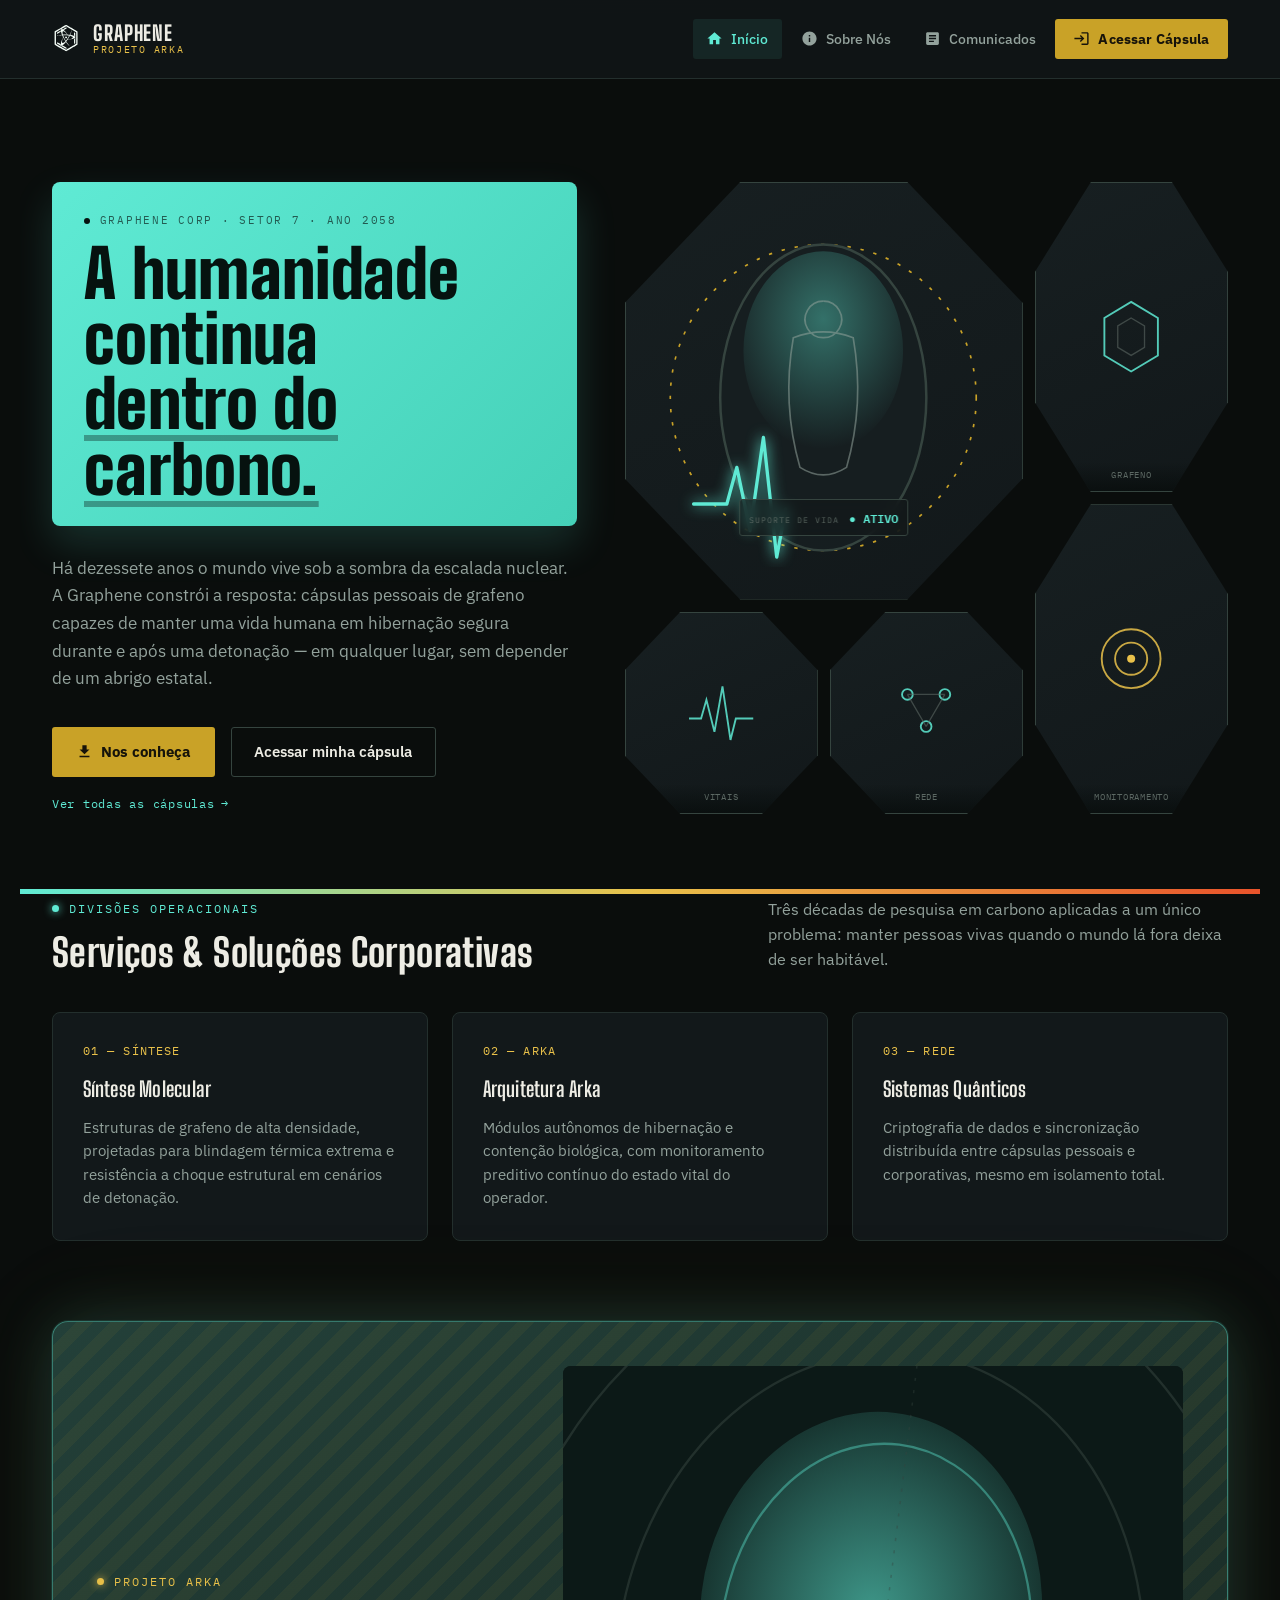
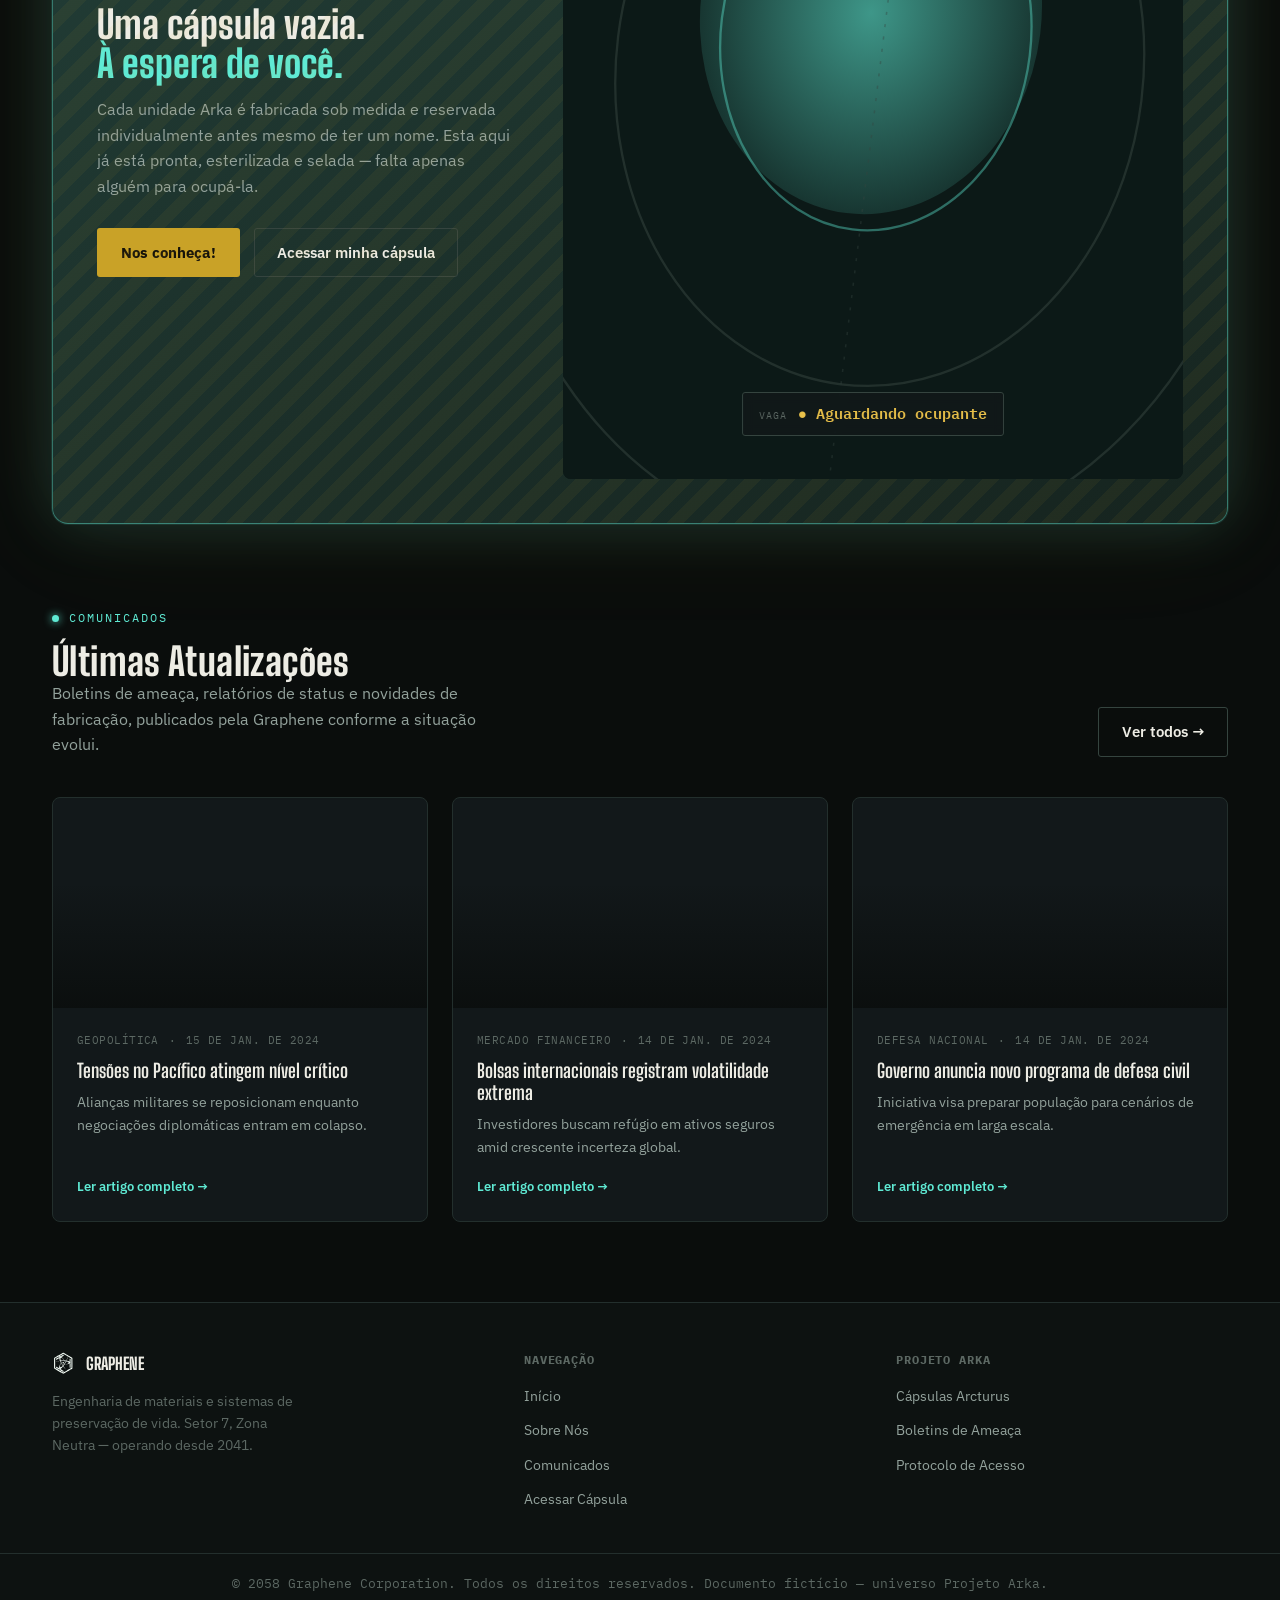
<file: index.html>
<!DOCTYPE html>
<html lang="pt-BR">
<head>
  <meta charset="UTF-8">
  <meta name="viewport" content="width=device-width, initial-scale=1.0">
  <title>Graphene — Projeto Arka | Cápsulas de Sobrevivência</title>
  <meta name="description" content="Graphene Corporation desenvolve o Projeto Arka: cápsulas de hibernação em grafeno que preservam vidas humanas durante eventos de extinção. Sousa, 2058.">
  <link rel="icon" href="logo.svg" type="image/svg+xml">
  <link rel="stylesheet" href="css/main.css">
</head>
<body data-page="index">

  <header class="site-header">
    <div class="header-inner">
      <a href="index.html" class="brand">
        <img src="logo.svg" alt="" class="brand-mark">
        <span class="brand-text"><span class="b1">GRAPHENE</span><span class="b2">PROJETO ARKA</span></span>
      </a>
      <nav class="main-nav" id="mainNav">
        <ul>
          <li><a href="index.html" class="nav-link" data-nav="index">
            <svg class="nav-icon" viewBox="0 0 24 24"><path d="M10 20v-6h4v6h5v-8h3L12 3 2 12h3v8z"/></svg>
            <span>Início</span>
          </a></li>
          <li><a href="about.html" class="nav-link" data-nav="about">
            <svg class="nav-icon" viewBox="0 0 24 24"><path d="M12 2C6.48 2 2 6.48 2 12s4.48 10 10 10 10-4.48 10-10S17.52 2 12 2zm1 15h-2v-6h2v6zm0-8h-2V7h2v2z"/></svg>
            <span>Sobre Nós</span>
          </a></li>
          <li><a href="news.html" class="nav-link" data-nav="news">
            <svg class="nav-icon" viewBox="0 0 24 24"><path d="M19 3H5c-1.1 0-2 .9-2 2v14c0 1.1.9 2 2 2h14c1.1 0 2-.9 2-2V5c0-1.1-.9-2-2-2zm-5 14H7v-2h7v2zm3-4H7v-2h10v2zm0-4H7V7h10v2z"/></svg>
            <span>Comunicados</span>
          </a></li>
          <li id="authNavItem">
            <a href="login.html" class="btn-access">
              <svg class="nav-icon" viewBox="0 0 24 24"><path d="M11 7L9.6 8.4l2.6 2.6H2v2h10.2l-2.6 2.6L11 17l5-5-5-5zm9 12h-8v2h8c1.1 0 2-.9 2-2V5c0-1.1-.9-2-2-2h-8v2h8v14z"/></svg>
              <span>Acessar Cápsula</span>
            </a>
          </li>
        </ul>
      </nav>
      <button class="nav-toggle" id="navToggle" aria-label="Abrir menu" aria-expanded="false" aria-controls="mainNav">
        <span></span><span></span><span></span>
      </button>
    </div>
  </header>

  <main class="main-content">

    <section class="hero">
      <div class="hero-copy">
        <div class="hero-callout">
          <span class="eyebrow-dark">GRAPHENE CORP &middot; SETOR 7 &middot; ANO 2058</span>
          <h1 class="hero-title">A humanidade continua<br><em>dentro do carbono.</em></h1>
        </div>
        <p class="hero-subtitle">Há dezessete anos o mundo vive sob a sombra da escalada nuclear. A Graphene constrói a resposta: cápsulas pessoais de grafeno capazes de manter uma vida humana em hibernação segura durante e após uma detonação — em qualquer lugar, sem depender de um abrigo estatal.</p>
        <div class="hero-actions">
          <a href="about.html" class="btn-primary">
            <svg class="nav-icon" viewBox="0 0 24 24" style="fill:#16130a"><path d="M19 9h-4V3H9v6H5l7 7 7-7zM5 18v2h14v-2H5z"/></svg>
            Nos conheça
          </a>
          <a href="login.html" class="btn-ghost">Acessar minha cápsula</a>
        </div>
        <a href="about.html" class="hero-more-link">Ver todas as cápsulas <span aria-hidden="true">&rarr;</span></a>
      </div>

      <div class="octo-grid" aria-hidden="true">
        <div class="octo-cell octo-cell--hero">
          <svg viewBox="0 0 200 200" xmlns="http://www.w3.org/2000/svg">
            <defs>
              <radialGradient id="capsuleGradientHero" cx="50%" cy="34%" r="65%">
                <stop offset="0%" stop-color="#5fead4" stop-opacity="0.45"/>
                <stop offset="100%" stop-color="#5fead4" stop-opacity="0"/>
              </radialGradient>
            </defs>
            <circle class="capsule-ring" cx="100" cy="104" r="92"/>
            <ellipse class="capsule-shell" cx="100" cy="104" rx="62" ry="92" style="fill:rgba(23,31,33,0.9)"/>
            <ellipse cx="100" cy="76" rx="48" ry="60" fill="url(#capsuleGradientHero)" opacity="0.9"/>
            <path class="capsule-occupant" d="M100 46 a11 11 0 1 0 0.1 0 M82 68 q18 -7 36 0 q7 40 -4 78 q-14 9 -28 0 q-11 -38 -4 -78 Z"/>
            <path class="capsule-wave" d="M22 168 h20 l6 -22 l8 38 l8 -56 l8 72 l6 -32 h100"/>
          </svg>
          <div class="capsule-readout">
            <span class="rl">Suporte de Vida</span>
            <span class="rv">● ATIVO</span>
          </div>
        </div>
        <div class="octo-cell octo-cell--b">
          <svg class="octo-cell-icon" viewBox="0 0 60 60" xmlns="http://www.w3.org/2000/svg">
            <polygon class="oc-line" points="30,4 50,16 50,44 30,56 10,44 10,16"/>
            <polygon class="oc-line-dim" points="30,16 40,22 40,38 30,44 20,38 20,22"/>
          </svg>
          <span class="octo-caption">Grafeno</span>
        </div>
        <div class="octo-cell octo-cell--c">
          <svg class="octo-cell-icon" viewBox="0 0 60 60" xmlns="http://www.w3.org/2000/svg">
            <circle class="oc-line" cx="30" cy="30" r="22"/>
            <circle class="oc-line" cx="30" cy="30" r="12"/>
            <circle class="oc-dot" cx="30" cy="30" r="3"/>
          </svg>
          <span class="octo-caption">Monitoramento</span>
        </div>
        <div class="octo-cell octo-cell--d">
          <svg class="octo-cell-icon" viewBox="0 0 60 60" xmlns="http://www.w3.org/2000/svg">
            <path class="oc-line" d="M6 34 h9 l4 -14 l6 24 l6 -34 l6 40 l4 -16 h13"/>
          </svg>
          <span class="octo-caption">Vitais</span>
        </div>
        <div class="octo-cell octo-cell--e">
          <svg class="octo-cell-icon" viewBox="0 0 60 60" xmlns="http://www.w3.org/2000/svg">
            <circle class="oc-line" cx="16" cy="16" r="4"/>
            <circle class="oc-line" cx="44" cy="16" r="4"/>
            <circle class="oc-line" cx="30" cy="40" r="4"/>
            <path class="oc-line-dim" d="M16 16 L44 16 M16 16 L30 40 M44 16 L30 40"/>
          </svg>
          <span class="octo-caption">Rede</span>
        </div>
      </div>

      <div class="hero-spectrum" aria-hidden="true"></div>
    </section>

    <section class="section section-tight">
      <div class="section-head reveal">
        <div>
          <span class="eyebrow">DIVISÕES OPERACIONAIS</span>
          <h2 class="section-title">Serviços & Soluções Corporativas</h2>
        </div>
        <p class="section-lead">Três décadas de pesquisa em carbono aplicadas a um único problema: manter pessoas vivas quando o mundo lá fora deixa de ser habitável.</p>
      </div>

      <div class="grid-3">
        <div class="card reveal">
          <span class="card-index">01 — SÍNTESE</span>
          <h3>Síntese Molecular</h3>
          <p>Estruturas de grafeno de alta densidade, projetadas para blindagem térmica extrema e resistência a choque estrutural em cenários de detonação.</p>
        </div>
        <div class="card reveal">
          <span class="card-index">02 — ARKA</span>
          <h3>Arquitetura Arka</h3>
          <p>Módulos autônomos de hibernação e contenção biológica, com monitoramento preditivo contínuo do estado vital do operador.</p>
        </div>
        <div class="card reveal">
          <span class="card-index">03 — REDE</span>
          <h3>Sistemas Quânticos</h3>
          <p>Criptografia de dados e sincronização distribuída entre cápsulas pessoais e corporativas, mesmo em isolamento total.</p>
        </div>
      </div>
    </section>

    <section class="section section-tight">
      <div class="card-feature card-invite reveal">
        <div>
          <span class="eyebrow is-brass">PROJETO ARKA</span>
          <h2 class="invite-title">Uma cápsula vazia.<br><em>À espera de você.</em></h2>
          <p style="color:var(--text-dim); margin-bottom:1.75rem; max-width:46ch;">
            Cada unidade Arka é fabricada sob medida e reservada individualmente antes mesmo de ter um nome. Esta aqui já está pronta, esterilizada e selada — falta apenas alguém para ocupá-la.
          </p>
          <div class="card-feature-actions">
            <a href="about.html" class="btn-primary">Nos conheça!</a>
            <a href="login.html" class="btn-ghost">Acessar minha cápsula</a>
          </div>
        </div>
        <div class="capsule-invite">
          <svg viewBox="0 0 400 440" xmlns="http://www.w3.org/2000/svg" role="img" aria-label="Interior vazio de uma cápsula Arka, vista em grande zoom e levemente inclinada">
            <defs>
              <radialGradient id="capsuleGradientInvite" cx="50%" cy="50%" r="65%">
                <stop offset="0%" stop-color="#5fead4" stop-opacity="0.6"/>
                <stop offset="100%" stop-color="#5fead4" stop-opacity="0"/>
              </radialGradient>
            </defs>
            <g transform="rotate(7 200 220)">
              <ellipse class="ci-wall-outer" cx="200" cy="230" rx="340" ry="380"/>
              <ellipse class="ci-wall" cx="200" cy="205" rx="250" ry="290"/>
              <ellipse class="ci-wall" cx="200" cy="185" rx="170" ry="205"/>
              <ellipse class="ci-wall ci-wall--inner" cx="195" cy="165" rx="100" ry="125"/>
              <ellipse cx="190" cy="150" rx="110" ry="130" fill="url(#capsuleGradientInvite)"/>
              <line class="ci-seam" x1="200" y1="-20" x2="200" y2="460"/>
            </g>
          </svg>
          <div class="capsule-readout ci-readout">
            <span class="rl">Vaga</span>
            <span class="rv">● Aguardando ocupante</span>
          </div>
        </div>
      </div>
    </section>

    <section class="section section-tight">
      <div class="section-head reveal">
        <div>
          <span class="eyebrow">COMUNICADOS</span>
          <h2 class="section-title">Últimas Atualizações</h2>
          <p class="section-lead">Boletins de ameaça, relatórios de status e novidades de fabricação, publicados pela Graphene conforme a situação evolui.</p>
        </div>
        <a href="news.html" class="btn-ghost">Ver todos &rarr;</a>
      </div>
      <div id="latestNewsContainer" class="grid-3">
        <p class="news-loading">Carregando comunicados&hellip;</p>
      </div>
    </section>

  </main>

  <footer class="site-footer">
    <div class="footer-inner">
      <div class="footer-col">
        <div class="footer-brand">
          <img src="logo.svg" alt="">
          <span>GRAPHENE</span>
        </div>
        <p>Engenharia de materiais e sistemas de preservação de vida. Setor 7, Zona Neutra — operando desde 2041.</p>
      </div>
      <div class="footer-col">
        <h5>Navegação</h5>
        <ul>
          <li><a href="index.html">Início</a></li>
          <li><a href="about.html">Sobre Nós</a></li>
          <li><a href="news.html">Comunicados</a></li>
          <li><a href="login.html">Acessar Cápsula</a></li>
        </ul>
      </div>
      <div class="footer-col">
        <h5>Projeto Arka</h5>
        <ul>
          <li><a href="about.html">Cápsulas Arcturus</a></li>
          <li><a href="news.html">Boletins de Ameaça</a></li>
          <li><a href="login.html">Protocolo de Acesso</a></li>
        </ul>
      </div>
    </div>
    <div class="footer-bottom">&copy; <span id="footerYear"></span> Graphene Corporation. Todos os direitos reservados. Documento fictício — universo Projeto Arka.</div>
  </footer>

  <script src="js/data.js"></script>
  <script src="js/users.js"></script>
  <script src="js/auth.js"></script>
  <script src="js/news.js"></script>
  <script src="js/main.js"></script>
</body>
</html>
</file>
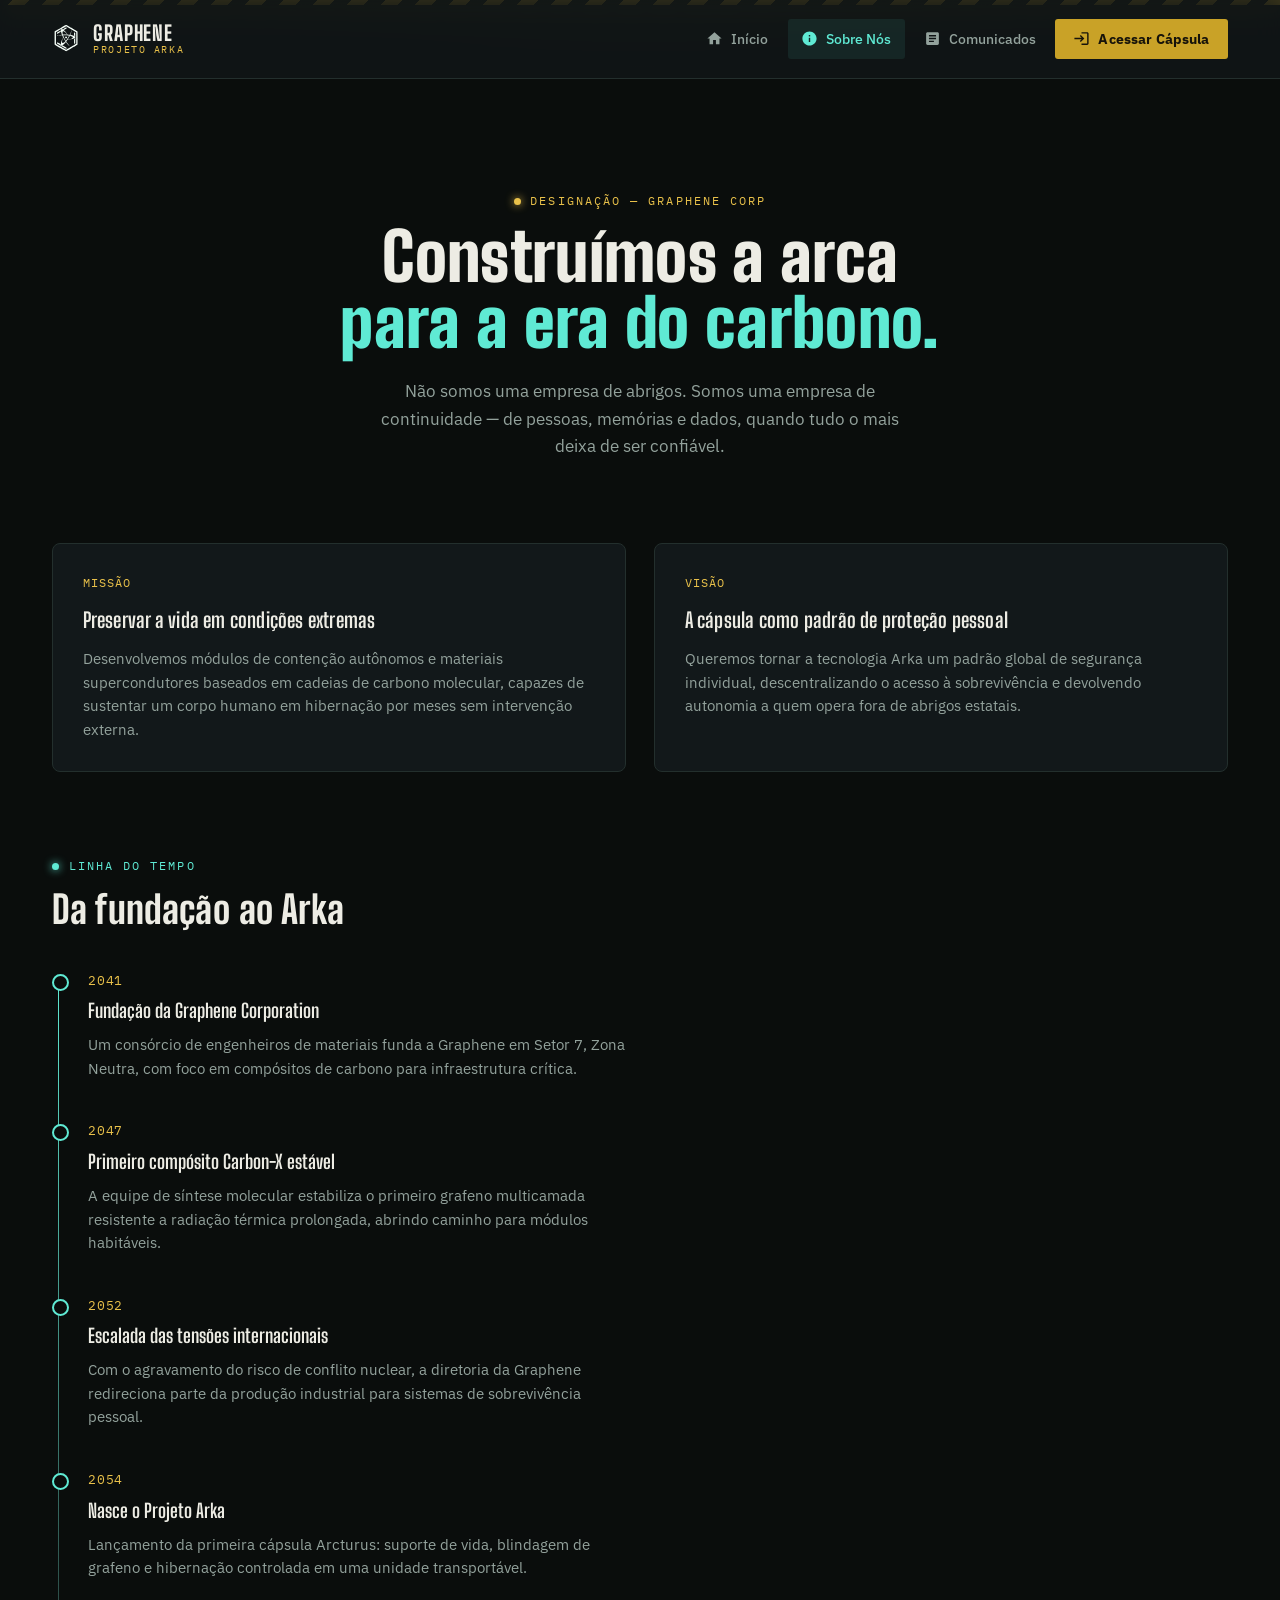
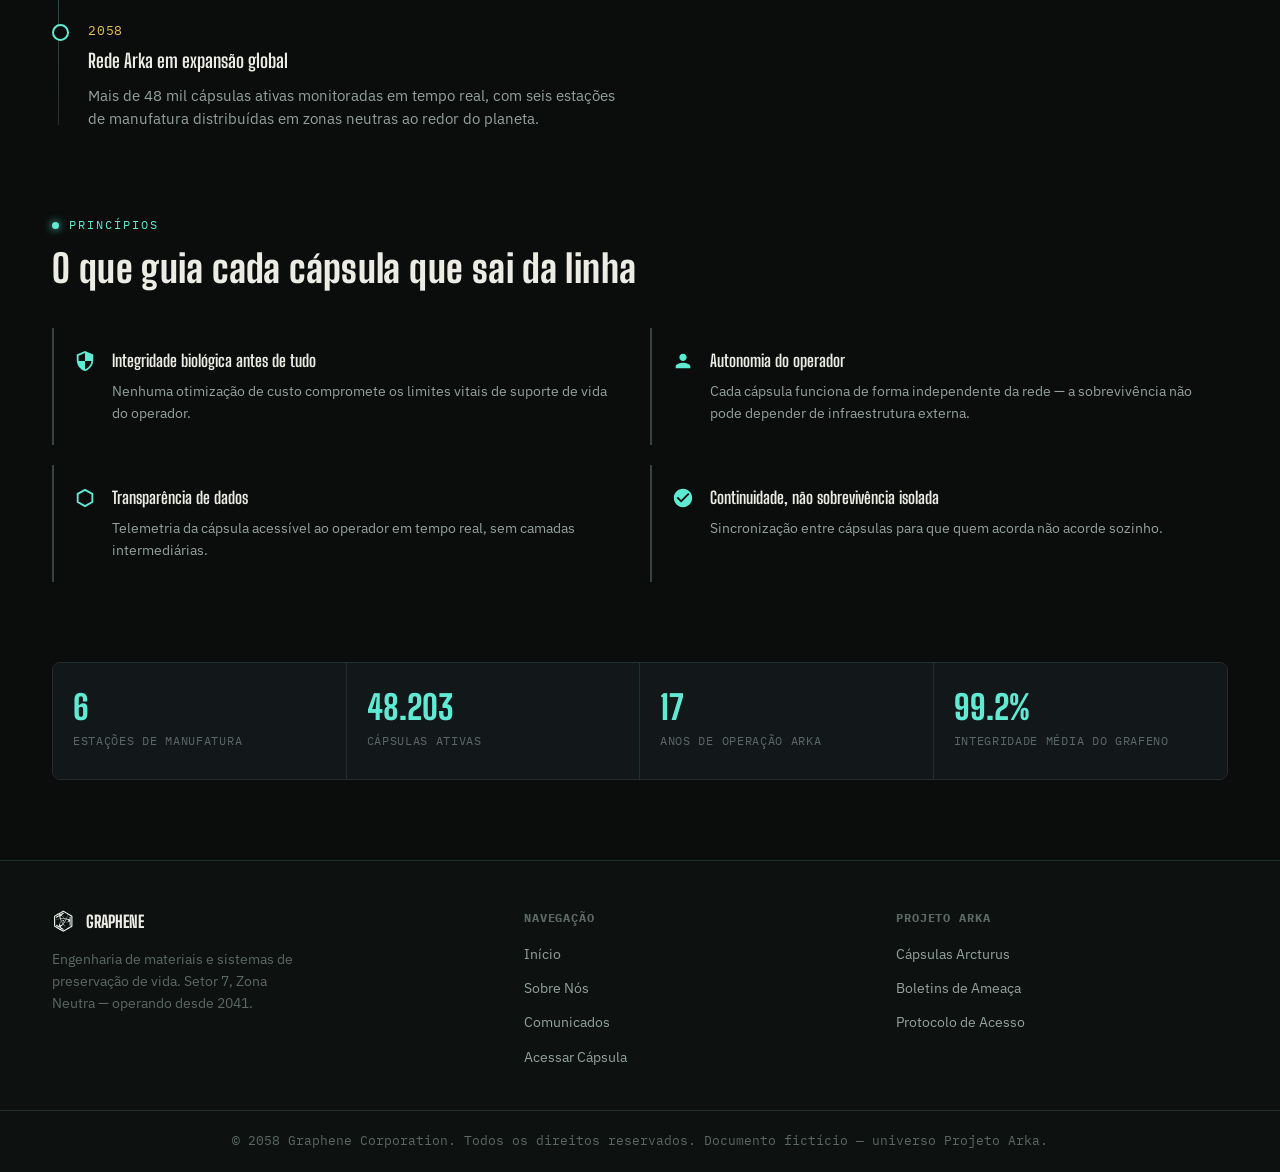
<file: about.html>
<!DOCTYPE html>
<html lang="pt-BR">
<head>
  <meta charset="UTF-8">
  <meta name="viewport" content="width=device-width, initial-scale=1.0">
  <title>Sobre Nós — Graphene</title>
  <meta name="description" content="A história da Graphene Corporation e a missão por trás do Projeto Arka: preservar vidas humanas em cápsulas de grafeno diante da ameaça nuclear.">
  <link rel="icon" href="logo.svg" type="image/svg+xml">
  <link rel="stylesheet" href="css/main.css">
</head>
<body data-page="about">

  <header class="site-header">
    <div class="header-inner">
      <a href="index.html" class="brand">
        <img src="logo.svg" alt="" class="brand-mark">
        <span class="brand-text"><span class="b1">GRAPHENE</span><span class="b2">PROJETO ARKA</span></span>
      </a>
      <nav class="main-nav" id="mainNav">
        <ul>
          <li><a href="index.html" class="nav-link" data-nav="index">
            <svg class="nav-icon" viewBox="0 0 24 24"><path d="M10 20v-6h4v6h5v-8h3L12 3 2 12h3v8z"/></svg>
            <span>Início</span>
          </a></li>
          <li><a href="about.html" class="nav-link" data-nav="about">
            <svg class="nav-icon" viewBox="0 0 24 24"><path d="M12 2C6.48 2 2 6.48 2 12s4.48 10 10 10 10-4.48 10-10S17.52 2 12 2zm1 15h-2v-6h2v6zm0-8h-2V7h2v2z"/></svg>
            <span>Sobre Nós</span>
          </a></li>
          <li><a href="news.html" class="nav-link" data-nav="news">
            <svg class="nav-icon" viewBox="0 0 24 24"><path d="M19 3H5c-1.1 0-2 .9-2 2v14c0 1.1.9 2 2 2h14c1.1 0 2-.9 2-2V5c0-1.1-.9-2-2-2zm-5 14H7v-2h7v2zm3-4H7v-2h10v2zm0-4H7V7h10v2z"/></svg>
            <span>Comunicados</span>
          </a></li>
          <li id="authNavItem">
            <a href="login.html" class="btn-access">
              <svg class="nav-icon" viewBox="0 0 24 24"><path d="M11 7L9.6 8.4l2.6 2.6H2v2h10.2l-2.6 2.6L11 17l5-5-5-5zm9 12h-8v2h8c1.1 0 2-.9 2-2V5c0-1.1-.9-2-2-2h-8v2h8v14z"/></svg>
              <span>Acessar Cápsula</span>
            </a>
          </li>
        </ul>
      </nav>
      <button class="nav-toggle" id="navToggle" aria-label="Abrir menu" aria-expanded="false" aria-controls="mainNav">
        <span></span><span></span><span></span>
      </button>
    </div>
  </header>
  <div class="hazard-strip" aria-hidden="true"></div>

  <main class="main-content">

    <section class="hero" style="grid-template-columns: 1fr; text-align:center; padding-bottom:3rem;">
      <div>
        <span class="eyebrow is-brass" style="justify-content:center;">DESIGNAÇÃO — GRAPHENE CORP</span>
        <h1 class="hero-title">Construímos a arca<br><em>para a era do carbono.</em></h1>
        <p class="hero-subtitle" style="margin-left:auto; margin-right:auto;">Não somos uma empresa de abrigos. Somos uma empresa de continuidade — de pessoas, memórias e dados, quando tudo o mais deixa de ser confiável.</p>
      </div>
    </section>

    <section class="section section-tight">
      <div class="grid-2 reveal">
        <div class="card">
          <span class="card-index">MISSÃO</span>
          <h3>Preservar a vida em condições extremas</h3>
          <p>Desenvolvemos módulos de contenção autônomos e materiais supercondutores baseados em cadeias de carbono molecular, capazes de sustentar um corpo humano em hibernação por meses sem intervenção externa.</p>
        </div>
        <div class="card">
          <span class="card-index">VISÃO</span>
          <h3>A cápsula como padrão de proteção pessoal</h3>
          <p>Queremos tornar a tecnologia Arka um padrão global de segurança individual, descentralizando o acesso à sobrevivência e devolvendo autonomia a quem opera fora de abrigos estatais.</p>
        </div>
      </div>
    </section>

    <section class="section section-tight">
      <div class="section-head reveal">
        <div>
          <span class="eyebrow">LINHA DO TEMPO</span>
          <h2 class="section-title">Da fundação ao Arka</h2>
        </div>
      </div>
      <div class="timeline reveal">
        <div class="timeline-item">
          <span class="timeline-year">2041</span>
          <h3>Fundação da Graphene Corporation</h3>
          <p>Um consórcio de engenheiros de materiais funda a Graphene em Setor 7, Zona Neutra, com foco em compósitos de carbono para infraestrutura crítica.</p>
        </div>
        <div class="timeline-item">
          <span class="timeline-year">2047</span>
          <h3>Primeiro compósito Carbon-X estável</h3>
          <p>A equipe de síntese molecular estabiliza o primeiro grafeno multicamada resistente a radiação térmica prolongada, abrindo caminho para módulos habitáveis.</p>
        </div>
        <div class="timeline-item">
          <span class="timeline-year">2052</span>
          <h3>Escalada das tensões internacionais</h3>
          <p>Com o agravamento do risco de conflito nuclear, a diretoria da Graphene redireciona parte da produção industrial para sistemas de sobrevivência pessoal.</p>
        </div>
        <div class="timeline-item">
          <span class="timeline-year">2054</span>
          <h3>Nasce o Projeto Arka</h3>
          <p>Lançamento da primeira cápsula Arcturus: suporte de vida, blindagem de grafeno e hibernação controlada em uma unidade transportável.</p>
        </div>
        <div class="timeline-item">
          <span class="timeline-year">2058</span>
          <h3>Rede Arka em expansão global</h3>
          <p>Mais de 48 mil cápsulas ativas monitoradas em tempo real, com seis estações de manufatura distribuídas em zonas neutras ao redor do planeta.</p>
        </div>
      </div>
    </section>

    <section class="section section-tight">
      <div class="section-head reveal">
        <div>
          <span class="eyebrow">PRINCÍPIOS</span>
          <h2 class="section-title">O que guia cada cápsula que sai da linha</h2>
        </div>
      </div>
      <div class="values-grid reveal">
        <div class="value-item">
          <svg viewBox="0 0 24 24"><path d="M12 1L3 5v6c0 5.55 3.84 10.74 9 12 5.16-1.26 9-6.45 9-12V5l-9-4zm0 10.99h7c-.53 4.12-3.28 7.79-7 8.94V12H5V6.3l7-3.11v8.8z"/></svg>
          <div><h4>Integridade biológica antes de tudo</h4><p>Nenhuma otimização de custo compromete os limites vitais de suporte de vida do operador.</p></div>
        </div>
        <div class="value-item">
          <svg viewBox="0 0 24 24"><path d="M12 12c2.21 0 4-1.79 4-4s-1.79-4-4-4-4 1.79-4 4 1.79 4 4 4zm0 2c-2.67 0-8 1.34-8 4v2h16v-2c0-2.66-5.33-4-8-4z"/></svg>
          <div><h4>Autonomia do operador</h4><p>Cada cápsula funciona de forma independente da rede — a sobrevivência não pode depender de infraestrutura externa.</p></div>
        </div>
        <div class="value-item">
          <svg viewBox="0 0 24 24"><path d="M12 2l9 4.9V17L12 22l-9-5.1V6.9L12 2zm0 2.31L5 8.13v7.74l7 3.82 7-3.82V8.13l-7-3.82z"/></svg>
          <div><h4>Transparência de dados</h4><p>Telemetria da cápsula acessível ao operador em tempo real, sem camadas intermediárias.</p></div>
        </div>
        <div class="value-item">
          <svg viewBox="0 0 24 24"><path d="M12 2C6.48 2 2 6.48 2 12s4.48 10 10 10 10-4.48 10-10S17.52 2 12 2zm-2 15l-5-5 1.41-1.41L10 14.17l7.59-7.59L19 8l-9 9z"/></svg>
          <div><h4>Continuidade, não sobrevivência isolada</h4><p>Sincronização entre cápsulas para que quem acorda não acorde sozinho.</p></div>
        </div>
      </div>
    </section>

    <section class="section section-tight">
      <div class="facility-strip reveal">
        <div class="facility-stat">
          <div class="fs-num">6</div>
          <div class="fs-label">Estações de manufatura</div>
        </div>
        <div class="facility-stat">
          <div class="fs-num">48.203</div>
          <div class="fs-label">Cápsulas ativas</div>
        </div>
        <div class="facility-stat">
          <div class="fs-num">17</div>
          <div class="fs-label">Anos de operação Arka</div>
        </div>
        <div class="facility-stat">
          <div class="fs-num">99.2%</div>
          <div class="fs-label">Integridade média do grafeno</div>
        </div>
      </div>
    </section>

  </main>

  <footer class="site-footer">
    <div class="footer-inner">
      <div class="footer-col">
        <div class="footer-brand">
          <img src="logo.svg" alt="">
          <span>GRAPHENE</span>
        </div>
        <p>Engenharia de materiais e sistemas de preservação de vida. Setor 7, Zona Neutra — operando desde 2041.</p>
      </div>
      <div class="footer-col">
        <h5>Navegação</h5>
        <ul>
          <li><a href="index.html">Início</a></li>
          <li><a href="about.html">Sobre Nós</a></li>
          <li><a href="news.html">Comunicados</a></li>
          <li><a href="login.html">Acessar Cápsula</a></li>
        </ul>
      </div>
      <div class="footer-col">
        <h5>Projeto Arka</h5>
        <ul>
          <li><a href="about.html">Cápsulas Arcturus</a></li>
          <li><a href="news.html">Boletins de Ameaça</a></li>
          <li><a href="login.html">Protocolo de Acesso</a></li>
        </ul>
      </div>
    </div>
    <div class="footer-bottom">&copy; <span id="footerYear"></span> Graphene Corporation. Todos os direitos reservados. Documento fictício — universo Projeto Arka.</div>
  </footer>

  <script src="js/data.js"></script>
  <script src="js/users.js"></script>
  <script src="js/auth.js"></script>
  <script src="js/main.js"></script>
</body>
</html>
</file>
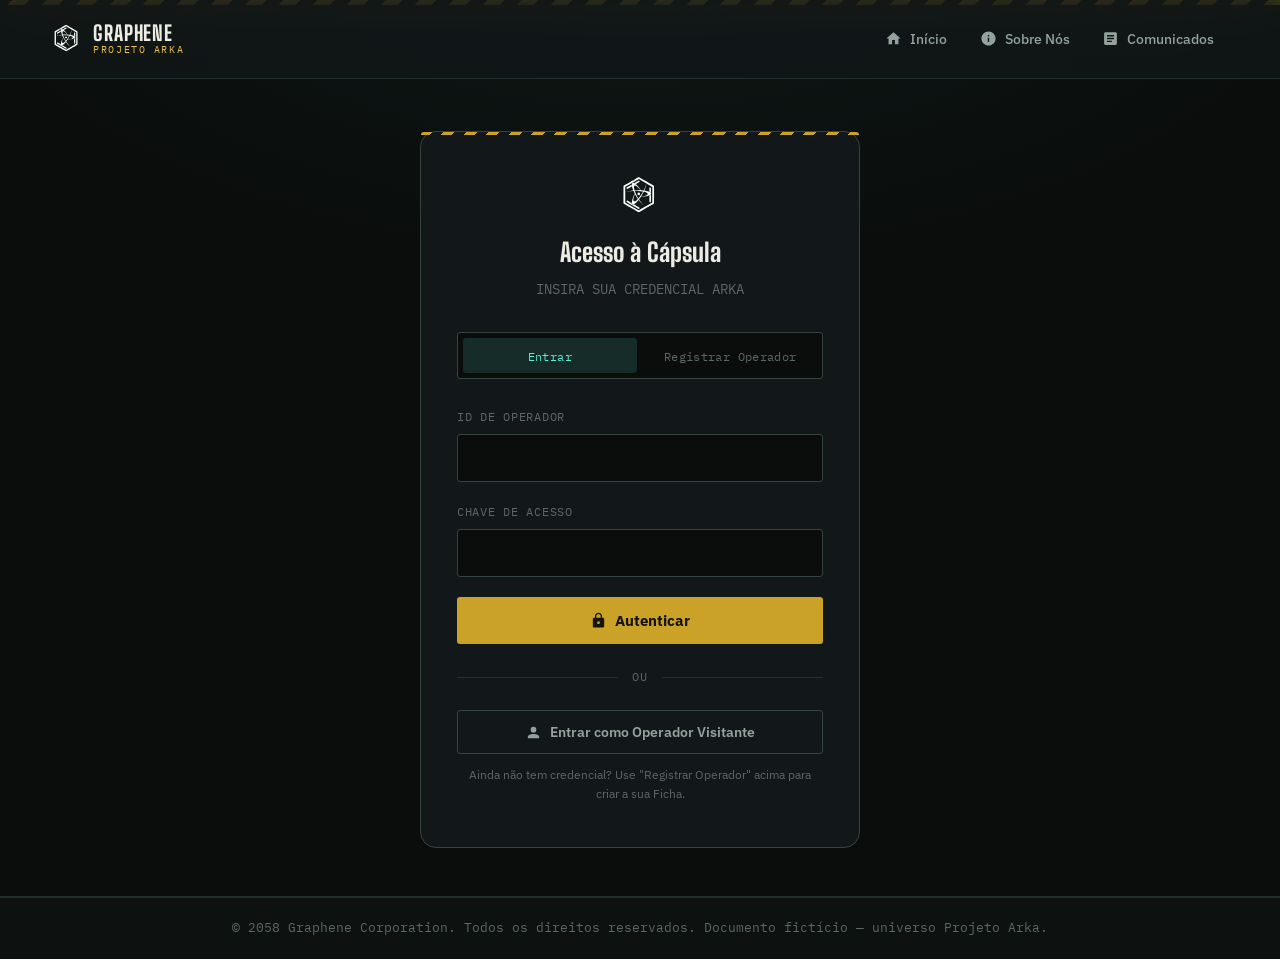
<file: dashboard.html>
<!DOCTYPE html>
<html lang="pt-BR">
<head>
  <meta charset="UTF-8">
  <meta name="viewport" content="width=device-width, initial-scale=1.0">
  <title>Minha Cápsula — Graphene</title>
  <meta name="description" content="Painel do operador: status da cápsula Arka, telemetria de suporte de vida e ficha do usuário.">
  <link rel="icon" href="logo.svg" type="image/svg+xml">
  <link rel="stylesheet" href="css/main.css">
</head>
<body data-page="dashboard">

  <header class="site-header">
    <div class="header-inner">
      <a href="index.html" class="brand">
        <img src="logo.svg" alt="" class="brand-mark">
        <span class="brand-text"><span class="b1">GRAPHENE</span><span class="b2">PROJETO ARKA</span></span>
      </a>
      <nav class="main-nav" id="mainNav">
        <ul>
          <li><a href="index.html" class="nav-link" data-nav="index">
            <svg class="nav-icon" viewBox="0 0 24 24"><path d="M10 20v-6h4v6h5v-8h3L12 3 2 12h3v8z"/></svg>
            <span>Início</span>
          </a></li>
          <li><a href="about.html" class="nav-link" data-nav="about">
            <svg class="nav-icon" viewBox="0 0 24 24"><path d="M12 2C6.48 2 2 6.48 2 12s4.48 10 10 10 10-4.48 10-10S17.52 2 12 2zm1 15h-2v-6h2v6zm0-8h-2V7h2v2z"/></svg>
            <span>Sobre Nós</span>
          </a></li>
          <li><a href="news.html" class="nav-link" data-nav="news">
            <svg class="nav-icon" viewBox="0 0 24 24"><path d="M19 3H5c-1.1 0-2 .9-2 2v14c0 1.1.9 2 2 2h14c1.1 0 2-.9 2-2V5c0-1.1-.9-2-2-2zm-5 14H7v-2h7v2zm3-4H7v-2h10v2zm0-4H7V7h10v2z"/></svg>
            <span>Comunicados</span>
          </a></li>
          <li><a href="dashboard.html" class="nav-link active" data-nav="dashboard">
            <svg class="nav-icon" viewBox="0 0 24 24"><path d="M12 2C6.48 2 2 6.48 2 12s4.48 10 10 10 10-4.48 10-10S17.52 2 12 2zm0 3c1.66 0 3 1.34 3 3s-1.34 3-3 3-3-1.34-3-3 1.34-3 3-3zm0 14.2c-2.5 0-4.71-1.28-6-3.22.03-1.99 4-3.08 6-3.08 1.99 0 5.97 1.09 6 3.08-1.29 1.94-3.5 3.22-6 3.22z"/></svg>
            <span>Minha Cápsula</span>
          </a></li>
        </ul>
      </nav>
      <button class="nav-toggle" id="navToggle" aria-label="Abrir menu" aria-expanded="false" aria-controls="mainNav">
        <span></span><span></span><span></span>
      </button>
    </div>
  </header>
  <div class="hazard-strip" aria-hidden="true"></div>

  <main class="main-content">
    <div class="section section-tight" style="padding-top: 2.5rem;">

      <div class="section-head">
        <div>
          <span class="eyebrow">PAINEL DO OPERADOR</span>
          <h1 class="capsule-greeting-title">Bem-vindo(a) de volta, <span id="greetingName">—</span></h1>
          <p class="capsule-greeting-sub">Este é o status atual da sua cápsula Arka.</p>
        </div>
      </div>

      <div class="tabs-header">
        <button class="tab-btn active" data-tab="capsule">
          <svg class="nav-icon" viewBox="0 0 24 24"><path d="M12 2L2 7l10 5 10-5-10-5zM2 17l10 5 10-5M2 12l10 5 10-5"/></svg>
          Status da Cápsula
        </button>
        <button class="tab-btn" data-tab="telemetry">
          <svg class="nav-icon" viewBox="0 0 24 24"><path d="M3.5 18.49l6-6.01 4 4L22 6.92l-1.41-1.41-7.09 7.97-4-4L2 15.66z"/></svg>
          Telemetria
        </button>
        <button class="tab-btn" data-tab="user">
          <svg class="nav-icon" viewBox="0 0 24 24"><path d="M12 12c2.21 0 4-1.79 4-4s-1.79-4-4-4-4 1.79-4 4 1.79 4 4 4zm0 2c-2.67 0-8 1.34-8 4v2h16v-2c0-2.66-5.33-4-8-4z"/></svg>
          Ficha do Operador
        </button>
      </div>

      <!-- Aba 1: Status da Cápsula -->
      <div id="tab-capsule" class="tab-content active">
        <div class="status-hero">
          <div>
            <span class="badge" id="capsuleStateBadge">—</span>
            <h2 id="capsuleModelTitle" style="font-family:var(--font-display); font-size:2rem; font-weight:800; margin-bottom:0.5rem;">Cápsula —</h2>
            <p style="color:var(--text-dim);" id="capsuleStateDesc">Carregando estado da cápsula&hellip;</p>

            <div class="status-block">
              <h4 class="status-block-title">Informações do Equipamento</h4>
              <div class="spec-grid spec-grid--split">
                <div class="spec-box">
                  <span class="spec-label">Composto</span>
                  <span class="spec-value" id="specMaterial" style="font-size:1rem;">—</span>
                </div>
                <div class="spec-box">
                  <span class="spec-label">Autonomia</span>
                  <span class="spec-value" id="specRuntime">—</span>
                </div>
                <div class="spec-box">
                  <span class="spec-label">Isolamento</span>
                  <span class="spec-value" id="specIsolation">—</span>
                </div>
                <div class="spec-box">
                  <span class="spec-label">Pressão Interna</span>
                  <span class="spec-value" id="specPressure">—</span>
                </div>
              </div>
            </div>

            <div class="status-block">
              <h4 class="status-block-title">Status — Biometria &amp; Casulo</h4>
              <div class="spec-grid spec-grid--split">
                <div class="spec-box">
                  <span class="spec-label">Frequência Cardíaca</span>
                  <span class="spec-value" id="statusHeartValue" style="font-size:1rem;">—</span>
                </div>
                <div class="spec-box">
                  <span class="spec-label">Temperatura Interna</span>
                  <span class="spec-value" id="statusTempValue" style="font-size:1rem;">—</span>
                </div>
                <div class="spec-box">
                  <span class="spec-label">Oxigênio (O2)</span>
                  <span class="spec-value" id="statusO2Value" style="font-size:1rem;">—</span>
                </div>
                <div class="spec-box">
                  <span class="spec-label">Radiação Externa</span>
                  <span class="spec-value" id="statusRadValue" style="font-size:1rem;">—</span>
                </div>
              </div>
            </div>
          </div>

          <div class="status-visual">
            <svg viewBox="0 0 300 380" xmlns="http://www.w3.org/2000/svg" role="img" aria-label="Representação gráfica do operador dentro da cápsula">
              <defs>
                <radialGradient id="capsuleGradientDash" cx="50%" cy="32%" r="65%">
                  <stop offset="0%" stop-color="#5fead4" stop-opacity="0.4"/>
                  <stop offset="100%" stop-color="#5fead4" stop-opacity="0"/>
                </radialGradient>
              </defs>
              <circle class="capsule-ring" cx="150" cy="190" r="165"/>
              <ellipse class="capsule-shell" cx="150" cy="190" rx="112" ry="172"/>
              <ellipse class="capsule-glow" cx="150" cy="145" rx="88" ry="118" style="fill:url(#capsuleGradientDash)"/>
              <path class="capsule-occupant" d="M150 88 a17 17 0 1 0 0.1 0 M122 128 q28 -10 56 0 q10 65 -6 125 q-22 14 -44 0 q-16 -60 -6 -125 Z"/>
              <path class="capsule-wave" d="M35 300 h35 l9 -38 l14 66 l14 -96 l14 124 l9 -56 h150"/>
            </svg>
            <div class="status-ring-holder">
              <svg viewBox="0 0 130 130">
                <circle class="status-ring-bg" cx="65" cy="65" r="52"/>
                <circle class="status-ring-fg" id="statusRingFg" cx="65" cy="65" r="52"/>
                <text x="65" y="62" text-anchor="middle" class="status-ring-text" id="statusRingText">—</text>
                <text x="65" y="76" text-anchor="middle" class="status-ring-sub">GRAFENO</text>
              </svg>
            </div>
          </div>
        </div>
      </div>

      <!-- Aba 2: Telemetria -->
      <div id="tab-telemetry" class="tab-content">
        <div class="grid-2">
          <div class="card">
            <h3>Filtros Biológicos</h3>
            <div style="margin-top:1rem;">
              <div class="telemetry-row"><span class="t-label">Oxigênio (O2)</span><span class="t-value" id="o2Value">—</span></div>
              <div class="telemetry-row"><span class="t-label">Dióxido de Carbono (CO2)</span><span class="t-value" id="co2Value">—</span></div>
              <div class="telemetry-row"><span class="t-label">Temperatura Interna</span><span class="t-value" id="tempValue">—</span></div>
              <div class="telemetry-row"><span class="t-label">Radiação Externa</span><span class="t-value" id="radValue">—</span></div>
            </div>
          </div>
          <div class="card">
            <h3>Reservas de Energia</h3>
            <div style="margin-top:1.5rem;">
              <div class="telemetry-row" style="border:none; padding-top:0;">
                <span class="t-label">Célula Quântica</span>
                <span class="t-value" id="energyValue">—</span>
              </div>
              <div class="meter" style="width:100%;"><div class="meter-fill" id="energyMeter" style="width:0%"></div></div>
              <p style="color:var(--text-faint); font-size:0.82rem; margin-top:1.25rem;">Recarga automática via coletor térmico externo quando a cápsula detecta luz ou calor ambiente.</p>
            </div>
          </div>
        </div>
      </div>

      <!-- Aba 3: Ficha do Operador -->
      <div id="tab-user" class="tab-content">
        <form id="sheetForm" class="sheet-card" novalidate>

          <div class="sheet-header">
            <div class="id-avatar" id="userAvatar">—</div>
            <div class="sheet-header-fields">
              <div class="field">
                <label for="sheetName">Nome do Operador</label>
                <input type="text" id="sheetName" required>
              </div>
              <div class="sheet-header-meta">
                <span id="sheetUsernameDisplay">—</span>
                <span id="sheetIdDisplay">—</span>
              </div>
            </div>
          </div>

          <div class="sheet-save-bar">
            <button type="submit" class="btn-primary">
              <svg class="nav-icon" viewBox="0 0 24 24" style="fill:#16130a"><path d="M17 3H5c-1.11 0-2 .9-2 2v14c0 1.1.89 2 2 2h14c1.1 0 2-.9 2-2V7l-4-4zm-5 16c-1.66 0-3-1.34-3-3s1.34-3 3-3 3 1.34 3 3-1.34 3-3 3zm3-10H5V5h10v4z"/></svg>
              Salvar Ficha
            </button>
            <span class="sheet-save-msg" id="sheetSaveMsg"></span>
          </div>

          <div class="sheet-section">
            <h4 class="status-block-title">Identificação</h4>
            <div class="sheet-grid sheet-grid--4">
              <div class="field">
                <label for="sheetClass">Classe Operacional</label>
                <select id="sheetClass" class="sheet-select"></select>
              </div>
              <div class="field">
                <label for="sheetSector">Setor de Origem</label>
                <select id="sheetSector" class="sheet-select"></select>
              </div>
              <div class="field">
                <label for="sheetLevel">Nível de Acesso</label>
                <select id="sheetLevel" class="sheet-select">
                  <option>Nível 1 (Recruta)</option>
                  <option>Nível 2 (Operador)</option>
                  <option>Nível 3 (Operador Sênior)</option>
                  <option>Nível 4 (Comandante)</option>
                  <option>Nível 5 (Diretoria)</option>
                </select>
              </div>
              <div class="field">
                <label for="sheetCapsule">Cápsula Designada</label>
                <select id="sheetCapsule" class="sheet-select"></select>
              </div>
            </div>
            <div class="sheet-grid sheet-grid--4">
              <div class="field"><label for="sheetBlood">Tipo Sanguíneo</label><input type="text" id="sheetBlood" class="sheet-input" maxlength="4"></div>
              <div class="field"><label for="sheetGender">Gênero</label><input type="text" id="sheetGender" class="sheet-input"></div>
              <div class="field"><label for="sheetHeight">Altura (cm)</label><input type="number" id="sheetHeight" class="sheet-input" min="0"></div>
              <div class="field"><label for="sheetWeight">Peso (kg)</label><input type="number" id="sheetWeight" class="sheet-input" min="0"></div>
            </div>
            <div class="field" style="max-width:160px;"><label for="sheetAge">Idade</label><input type="number" id="sheetAge" class="sheet-input" min="0"></div>
          </div>

          <div class="sheet-section">
            <h4 class="status-block-title">Atributos</h4>
            <div class="attr-grid" id="attrGrid"></div>
          </div>

          <div class="sheet-section">
            <h4 class="status-block-title">Recursos Vitais</h4>
            <div class="sheet-grid sheet-grid--4">
              <div class="field"><label for="vitalIntegrity">Integridade Biológica</label><input type="number" id="vitalIntegrity" class="sheet-input" min="0"></div>
              <div class="field"><label for="vitalIntegrityMax">Integridade Máxima</label><input type="number" id="vitalIntegrityMax" class="sheet-input" min="1"></div>
              <div class="field"><label for="vitalShielding">Blindagem da Cápsula</label><input type="number" id="vitalShielding" class="sheet-input" min="0"></div>
              <div class="field"><label for="vitalInitiative">Iniciativa de Emergência</label><input type="number" id="vitalInitiative" class="sheet-input"></div>
            </div>
          </div>

          <div class="sheet-section">
            <h4 class="status-block-title">Perícias <span class="sheet-hint">bônus de especialização +2</span></h4>
            <div class="skills-list" id="skillsList"></div>
          </div>

          <div class="sheet-section">
            <h4 class="status-block-title">Equipamento</h4>
            <div class="equip-list" id="equipList"></div>
            <button type="button" class="btn-ghost" id="equipAddBtn">+ Adicionar item</button>
          </div>

          <div class="sheet-section">
            <h4 class="status-block-title">Perfil Psicológico</h4>
            <div class="sheet-grid sheet-grid--2">
              <div class="field"><label for="sheetTrait">Traço Marcante</label><input type="text" id="sheetTrait" class="sheet-input"></div>
              <div class="field"><label for="sheetMotivation">Motivação</label><input type="text" id="sheetMotivation" class="sheet-input"></div>
              <div class="field"><label for="sheetBond">Vínculo</label><input type="text" id="sheetBond" class="sheet-input"></div>
              <div class="field"><label for="sheetFlaw">Falha</label><input type="text" id="sheetFlaw" class="sheet-input"></div>
            </div>
          </div>

          <div class="sheet-section">
            <h4 class="status-block-title">Histórico</h4>
            <div class="field"><textarea id="sheetBackstory" class="sheet-textarea" rows="4" placeholder="Como este operador chegou até aqui..."></textarea></div>
          </div>

          <div class="sheet-section">
            <h4 class="status-block-title">Credenciais de Acesso</h4>
            <div class="sheet-grid sheet-grid--2">
              <div class="field"><label>ID de Operador (login)</label><input type="text" id="sheetUsernameField" class="sheet-input" disabled></div>
              <div class="field"><label for="sheetPassword">Chave de Acesso</label><input type="password" id="sheetPassword" class="sheet-input"></div>
            </div>
            <p class="sheet-hint">Ao salvar, um arquivo <code>.js</code> com esta ficha é baixado — envie-o ao administrador do site para ativar seu acesso permanente.</p>
          </div>

          <div class="sheet-save-bar">
            <button type="submit" class="btn-primary">Salvar Ficha</button>
          </div>
        </form>

        <button id="logoutBtn" class="btn-logout">
          <svg class="nav-icon" viewBox="0 0 24 24"><path d="M17 7l-1.41 1.41L18.17 11H8v2h10.17l-2.58 2.58L17 17l5-5zM4 5h8V3H4c-1.1 0-2 .9-2 2v14c0 1.1.9 2 2 2h8v-2H4V5z"/></svg>
          Encerrar Sessão
        </button>
      </div>

    </div>
  </main>

  <footer class="site-footer">
    <div class="footer-bottom">&copy; <span id="footerYear"></span> Graphene Corporation. Todos os direitos reservados. Documento fictício — universo Projeto Arka.</div>
  </footer>

  <script src="js/data.js"></script>
  <script src="js/users.js"></script>
  <script src="js/auth.js"></script>
  <script src="js/dashboard.js"></script>
  <script src="js/sheet.js"></script>
  <script src="js/main.js"></script>
</body>
</html>
</file>
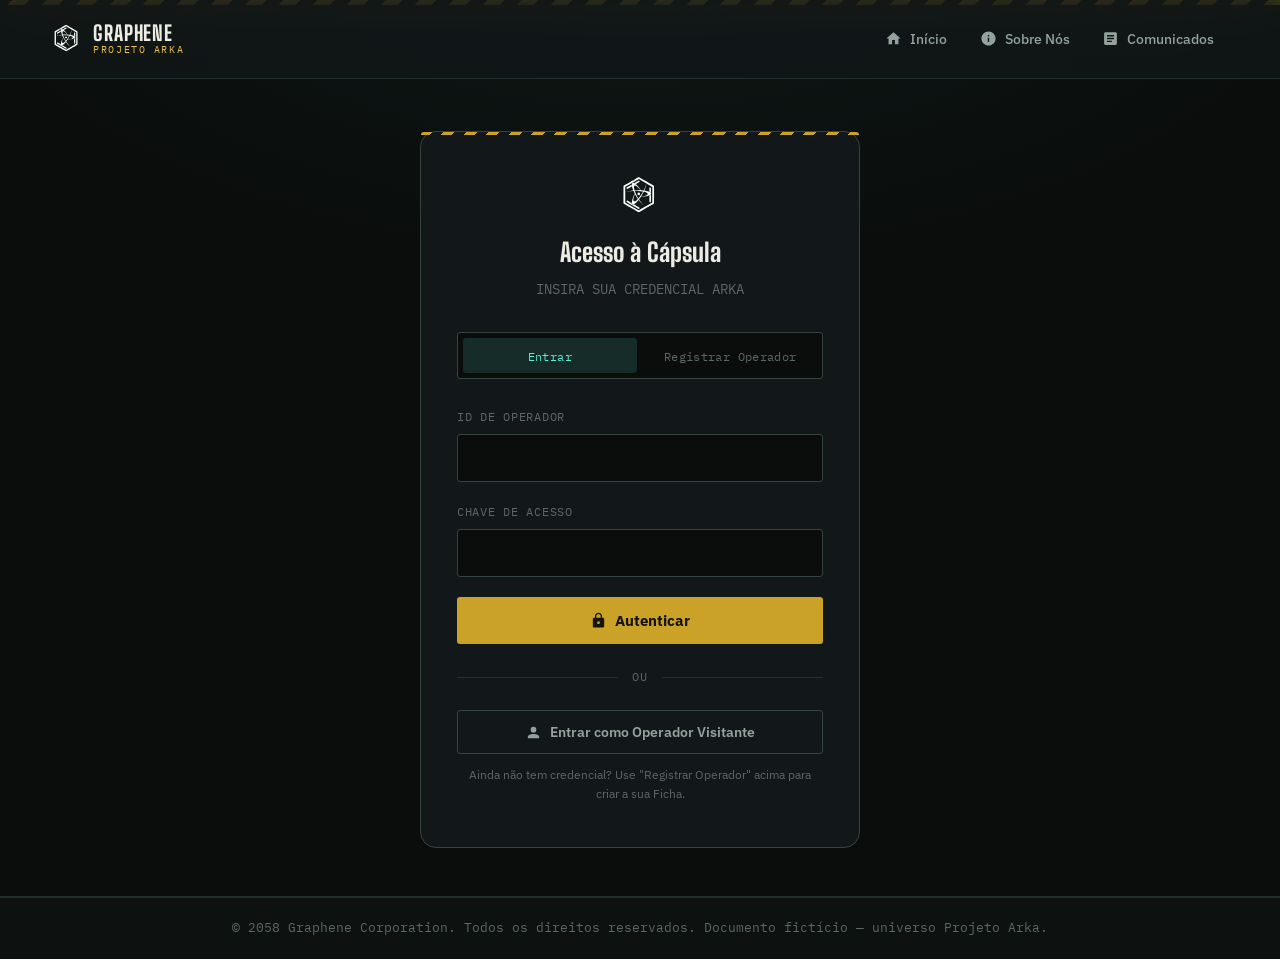
<file: login.html>
<!DOCTYPE html>
<html lang="pt-BR">
<head>
  <meta charset="UTF-8">
  <meta name="viewport" content="width=device-width, initial-scale=1.0">
  <title>Acesso à Cápsula — Graphene</title>
  <meta name="description" content="Autentique-se com sua credencial Arka para acompanhar os sinais vitais da sua cápsula.">
  <link rel="icon" href="logo.svg" type="image/svg+xml">
  <link rel="stylesheet" href="css/main.css">
</head>
<body data-page="login">

  <header class="site-header">
    <div class="header-inner">
      <a href="index.html" class="brand">
        <img src="logo.svg" alt="" class="brand-mark">
        <span class="brand-text"><span class="b1">GRAPHENE</span><span class="b2">PROJETO ARKA</span></span>
      </a>
      <nav class="main-nav" id="mainNav">
        <ul>
          <li><a href="index.html" class="nav-link" data-nav="index">
            <svg class="nav-icon" viewBox="0 0 24 24"><path d="M10 20v-6h4v6h5v-8h3L12 3 2 12h3v8z"/></svg>
            <span>Início</span>
          </a></li>
          <li><a href="about.html" class="nav-link" data-nav="about">
            <svg class="nav-icon" viewBox="0 0 24 24"><path d="M12 2C6.48 2 2 6.48 2 12s4.48 10 10 10 10-4.48 10-10S17.52 2 12 2zm1 15h-2v-6h2v6zm0-8h-2V7h2v2z"/></svg>
            <span>Sobre Nós</span>
          </a></li>
          <li><a href="news.html" class="nav-link" data-nav="news">
            <svg class="nav-icon" viewBox="0 0 24 24"><path d="M19 3H5c-1.1 0-2 .9-2 2v14c0 1.1.9 2 2 2h14c1.1 0 2-.9 2-2V5c0-1.1-.9-2-2-2zm-5 14H7v-2h7v2zm3-4H7v-2h10v2zm0-4H7V7h10v2z"/></svg>
            <span>Comunicados</span>
          </a></li>
        </ul>
      </nav>
      <button class="nav-toggle" id="navToggle" aria-label="Abrir menu" aria-expanded="false" aria-controls="mainNav">
        <span></span><span></span><span></span>
      </button>
    </div>
  </header>
  <div class="hazard-strip" aria-hidden="true"></div>

  <main class="main-content" style="margin-top: var(--header-h);">
    <div class="auth-shell">
      <div class="auth-panel" id="authPanel">
        <div class="auth-head">
          <img src="logo.svg" alt="Graphene">
          <h2>Acesso à Cápsula</h2>
          <p>INSIRA SUA CREDENCIAL ARKA</p>
        </div>

        <div class="auth-mode-toggle">
          <button type="button" class="auth-mode-btn active" data-mode="login">Entrar</button>
          <button type="button" class="auth-mode-btn" data-mode="register">Registrar Operador</button>
        </div>

        <!-- Modo: Entrar -->
        <div class="auth-mode-panel active" data-mode-panel="login">
          <div class="auth-error" id="authError">
            <svg class="nav-icon" viewBox="0 0 24 24" style="fill:var(--danger)"><path d="M1 21h22L12 2 1 21zm12-3h-2v-2h2v2zm0-4h-2v-4h2v4z"/></svg>
            <span>Credenciais não reconhecidas. Verifique o ID e a chave de acesso.</span>
          </div>

          <form id="loginForm" novalidate>
            <div class="field">
              <label for="usernameInput">ID de Operador</label>
              <input type="text" id="usernameInput" autocomplete="username" required>
            </div>
            <div class="field">
              <label for="passwordInput">Chave de Acesso</label>
              <input type="password" id="passwordInput" autocomplete="current-password" required>
            </div>
            <button type="submit" class="btn-submit">
              <svg class="nav-icon" viewBox="0 0 24 24" style="fill:#16130a"><path d="M18 8h-1V6c0-2.76-2.24-5-5-5S7 3.24 7 6v2H6c-1.1 0-2 .9-2 2v10c0 1.1.9 2 2 2h12c1.1 0 2-.9 2-2V10c0-1.1-.9-2-2-2zm-6 9c-1.1 0-2-.9-2-2s.9-2 2-2 2 .9 2 2-.9 2-2 2zm3.1-9H8.9V6c0-1.71 1.39-3.1 3.1-3.1 1.71 0 3.1 1.39 3.1 3.1v2z"/></svg>
              Autenticar
            </button>
          </form>

          <div class="auth-divider">ou</div>

          <button type="button" class="btn-guest" id="guestLoginBtn">
            <svg class="nav-icon" viewBox="0 0 24 24"><path d="M12 4a4 4 0 100 8 4 4 0 000-8zm0 10c-4.42 0-8 1.79-8 4v2h16v-2c0-2.21-3.58-4-8-4z"/></svg>
            Entrar como Operador Visitante
          </button>

          <p class="demo-note">Ainda não tem credencial? Use "Registrar Operador" acima para criar a sua Ficha.</p>
        </div>

        <!-- Modo: Registrar -->
        <div class="auth-mode-panel" data-mode-panel="register">
          <div class="auth-error" id="registerError">
            <svg class="nav-icon" viewBox="0 0 24 24" style="fill:var(--danger)"><path d="M1 21h22L12 2 1 21zm12-3h-2v-2h2v2zm0-4h-2v-4h2v4z"/></svg>
            <span>Verifique os campos preenchidos.</span>
          </div>

          <form id="registerForm" novalidate>
            <div class="field">
              <label for="regNameInput">Nome Completo</label>
              <input type="text" id="regNameInput" autocomplete="name" required>
            </div>
            <div class="field">
              <label for="regUsernameInput">ID de Operador (login)</label>
              <input type="text" id="regUsernameInput" autocomplete="username" required>
            </div>
            <div class="field">
              <label for="regCapsuleInput">Modelo de Cápsula</label>
              <select id="regCapsuleInput" class="sheet-select">
                <option value="Arcturus MK-III">Arcturus MK-III</option>
                <option value="Arcturus MK-IV">Arcturus MK-IV</option>
                <option value="Arcturus MK-V">Arcturus MK-V</option>
              </select>
            </div>
            <div class="field">
              <label for="regPasswordInput">Chave de Acesso</label>
              <input type="password" id="regPasswordInput" autocomplete="new-password" required>
            </div>
            <div class="field">
              <label for="regConfirmInput">Confirmar Chave de Acesso</label>
              <input type="password" id="regConfirmInput" autocomplete="new-password" required>
            </div>
            <button type="submit" class="btn-submit">
              <svg class="nav-icon" viewBox="0 0 24 24" style="fill:#16130a"><path d="M15 14c-2.67 0-8 1.34-8 4v2h16v-2c0-2.66-5.33-4-8-4zm-7-6h2v2H8v2H6v-2H4V8h2V6h2v2zm7 4c2.21 0 4-1.79 4-4s-1.79-4-4-4-4 1.79-4 4 1.79 4 4 4z"/></svg>
              Criar Ficha de Operador
            </button>
          </form>

          <p class="demo-note">Você continuará no painel para preencher sua Ficha completa. O acesso permanente só é ativado após o administrador incluir o arquivo gerado no site.</p>
        </div>
      </div>
    </div>
  </main>

  <footer class="site-footer">
    <div class="footer-bottom">&copy; <span id="footerYear"></span> Graphene Corporation. Todos os direitos reservados. Documento fictício — universo Projeto Arka.</div>
  </footer>

  <script src="js/data.js"></script>
  <script src="js/users.js"></script>
  <script src="js/auth.js"></script>
  <script src="js/main.js"></script>
</body>
</html>
</file>
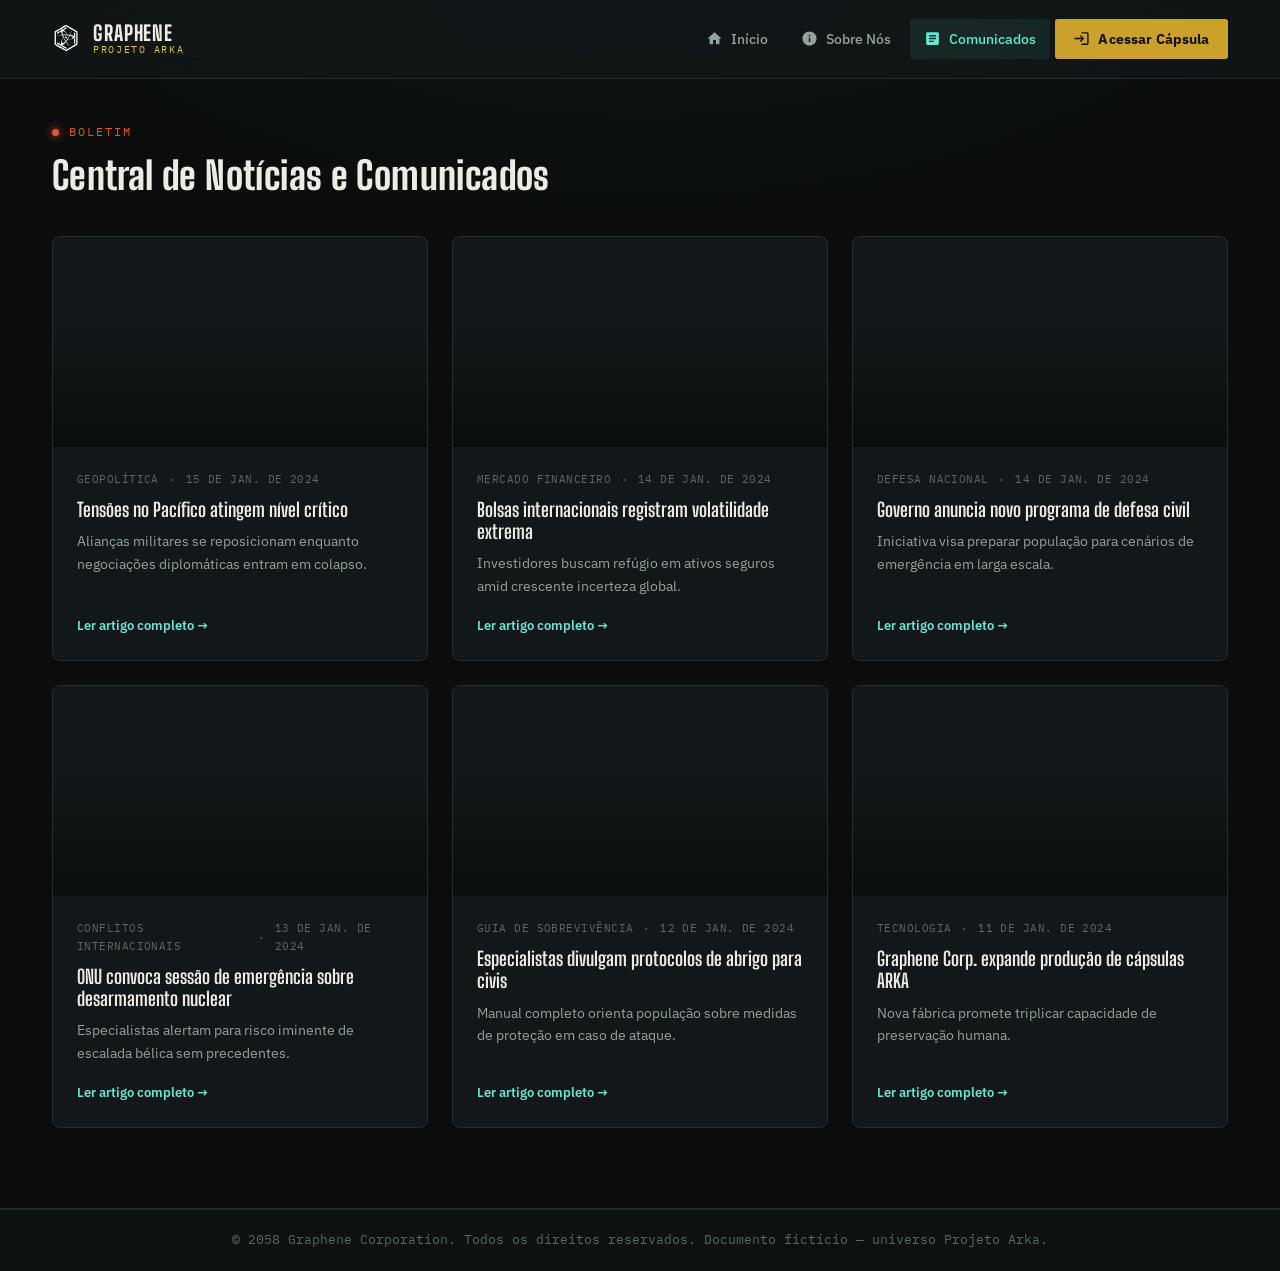
<file: news.html>
<!DOCTYPE html>
<html lang="pt-BR">
<head>
  <meta charset="UTF-8">
  <meta name="viewport" content="width=device-width, initial-scale=1.0">
  <title>Comunicados — Graphene</title>
  <meta name="description" content="Boletins de ameaça, defesa civil e atualizações do Projeto Arka.">
  <link rel="icon" href="logo.svg" type="image/svg+xml">
  <link rel="stylesheet" href="css/main.css">
</head>
<body data-page="news">

  <header class="site-header">
    <div class="header-inner">
      <a href="index.html" class="brand">
        <img src="logo.svg" alt="" class="brand-mark">
        <span class="brand-text"><span class="b1">GRAPHENE</span><span class="b2">PROJETO ARKA</span></span>
      </a>
      <nav class="main-nav" id="mainNav">
        <ul>
          <li><a href="index.html" class="nav-link" data-nav="index">
            <svg class="nav-icon" viewBox="0 0 24 24"><path d="M10 20v-6h4v6h5v-8h3L12 3 2 12h3v8z"/></svg>
            <span>Início</span>
          </a></li>
          <li><a href="about.html" class="nav-link" data-nav="about">
            <svg class="nav-icon" viewBox="0 0 24 24"><path d="M12 2C6.48 2 2 6.48 2 12s4.48 10 10 10 10-4.48 10-10S17.52 2 12 2zm1 15h-2v-6h2v6zm0-8h-2V7h2v2z"/></svg>
            <span>Sobre Nós</span>
          </a></li>
          <li><a href="news.html" class="nav-link active" data-nav="news">
            <svg class="nav-icon" viewBox="0 0 24 24"><path d="M19 3H5c-1.1 0-2 .9-2 2v14c0 1.1.9 2 2 2h14c1.1 0 2-.9 2-2V5c0-1.1-.9-2-2-2zm-5 14H7v-2h7v2zm3-4H7v-2h10v2zm0-4H7V7h10v2z"/></svg>
            <span>Comunicados</span>
          </a></li>
          <li id="authNavItem">
            <a href="login.html" class="btn-access">
              <svg class="nav-icon" viewBox="0 0 24 24"><path d="M11 7L9.6 8.4l2.6 2.6H2v2h10.2l-2.6 2.6L11 17l5-5-5-5zm9 12h-8v2h8c1.1 0 2-.9 2-2V5c0-1.1-.9-2-2-2h-8v2h8v14z"/></svg>
              <span>Acessar Cápsula</span>
            </a>
          </li>
        </ul>
      </nav>
      <button class="nav-toggle" id="navToggle" aria-label="Abrir menu" aria-expanded="false" aria-controls="mainNav">
        <span></span><span></span><span></span>
      </button>
    </div>
  </header>

  <main class="main-content">
    <div class="section section-tight" style="padding-top:2.5rem;">

      <div id="newsGridHeader">
        <span class="eyebrow is-danger">BOLETIM</span>
        <h1 class="section-title" style="margin-bottom:2.5rem;">Central de Notícias e Comunicados</h1>
      </div>

      <div id="allNewsContainer" class="grid-3">
        <p class="news-loading">Carregando comunicados&hellip;</p>
      </div>

      <div id="articleView" class="article-view"></div>
    </div>
  </main>

  <footer class="site-footer">
    <div class="footer-bottom">&copy; <span id="footerYear"></span> Graphene Corporation. Todos os direitos reservados. Documento fictício — universo Projeto Arka.</div>
  </footer>

  <script src="js/data.js"></script>
  <script src="js/users.js"></script>
  <script src="js/auth.js"></script>
  <script src="js/news.js"></script>
  <script src="js/main.js"></script>
</body>
</html>
</file>
<file: css/main.css>
/* ==========================================================================
   GRAPHENE / PROJETO ARKA — 2058
   Identidade: bunker corporativo de luxo. Carbono, latão de aviso,
   monitores de sinais vitais. Nada de neon — isto é sobrevivência, não festa.
   ========================================================================== */

@import url('https://fonts.googleapis.com/css2?family=Big+Shoulders+Display:wght@600;700;800;900&family=IBM+Plex+Sans:wght@400;500;600;700&family=IBM+Plex+Mono:wght@400;500;600&display=swap');

:root {
  /* Cor */
  --bg: #0a0d0c;
  --bg-alt: #0d1211;
  --panel: #12181a;
  --panel-raised: #171f21;
  --panel-glass: rgba(18, 24, 26, 0.72);
  --line: #232f2d;
  --line-strong: #35443f;
  --brass: #c9a227;
  --brass-bright: #e9c14a;
  --phosphor: #5fead4;
  --phosphor-dim: rgba(95, 234, 212, 0.14);
  --danger: #e8532b;
  --danger-dim: rgba(232, 83, 43, 0.16);
  --text: #edece4;
  --text-dim: #93a29c;
  --text-faint: #5c6863;

  /* Tipografia */
  --font-display: 'Big Shoulders Display', 'Arial Narrow', sans-serif;
  --font-body: 'IBM Plex Sans', -apple-system, BlinkMacSystemFont, sans-serif;
  --font-mono: 'IBM Plex Mono', 'Courier New', monospace;

  /* Forma */
  --radius-s: 3px;
  --radius-m: 8px;
  --radius-l: 16px;
  --header-h: 78px;
  --container: 1240px;

  --ease: cubic-bezier(0.22, 1, 0.36, 1);
}

* { box-sizing: border-box; margin: 0; padding: 0; }

html { scroll-behavior: smooth; }

@media (prefers-reduced-motion: reduce) {
  html { scroll-behavior: auto; }
  *, *::before, *::after {
    animation-duration: 0.001ms !important;
    animation-iteration-count: 1 !important;
    transition-duration: 0.001ms !important;
    scroll-behavior: auto !important;
  }
}

body {
  background:
    radial-gradient(ellipse 1200px 600px at 50% -10%, rgba(95, 234, 212, 0.06), transparent 60%),
    var(--bg);
  color: var(--text);
  font-family: var(--font-body);
  line-height: 1.6;
  min-height: 100vh;
  display: flex;
  flex-direction: column;
  -webkit-font-smoothing: antialiased;
}

a { color: inherit; text-decoration: none; }
button { cursor: pointer; border: none; background: none; font-family: inherit; color: inherit; }
img { max-width: 100%; display: block; }
ul { list-style: none; }

::selection { background: var(--brass); color: #0a0d0c; }

::-webkit-scrollbar { width: 10px; height: 10px; }
::-webkit-scrollbar-track { background: var(--bg); }
::-webkit-scrollbar-thumb { background: var(--line-strong); border-radius: 10px; }
::-webkit-scrollbar-thumb:hover { background: var(--brass); }

:focus-visible {
  outline: 2px solid var(--phosphor);
  outline-offset: 3px;
  border-radius: 2px;
}

/* ==========================================================================
   Utilidades
   ========================================================================== */

.container { max-width: var(--container); width: 100%; margin: 0 auto; padding: 0 2rem; }

.hazard-strip {
  height: 5px;
  background: repeating-linear-gradient(-45deg, var(--brass) 0 12px, #0a0d0c 12px 24px);
  opacity: 0.85;
}

.eyebrow {
  display: inline-flex;
  align-items: center;
  gap: 0.6rem;
  font-family: var(--font-mono);
  font-size: 0.72rem;
  letter-spacing: 0.18em;
  text-transform: uppercase;
  color: var(--phosphor);
  margin-bottom: 0.85rem;
}

.eyebrow::before {
  content: '';
  width: 7px;
  height: 7px;
  border-radius: 50%;
  background: var(--phosphor);
  box-shadow: 0 0 8px var(--phosphor);
  flex-shrink: 0;
}

.eyebrow.is-brass { color: var(--brass-bright); }
.eyebrow.is-brass::before { background: var(--brass-bright); box-shadow: 0 0 8px var(--brass-bright); }
.eyebrow.is-danger { color: var(--danger); }
.eyebrow.is-danger::before { background: var(--danger); box-shadow: 0 0 8px var(--danger); }

/* ==========================================================================
   Header & navegação
   ========================================================================== */

.site-header {
  position: fixed;
  top: 0; left: 0; right: 0;
  z-index: 1000;
  background: var(--panel-glass);
  backdrop-filter: blur(14px);
  -webkit-backdrop-filter: blur(14px);
  border-bottom: 1px solid var(--line);
}

.header-inner {
  height: var(--header-h);
  display: flex;
  align-items: center;
  justify-content: space-between;
  gap: 1rem;
  max-width: var(--container);
  margin: 0 auto;
  padding: 0 2rem;
}

.brand {
  display: flex;
  align-items: center;
  gap: 0.7rem;
}

.brand-mark { height: 30px; width: auto; filter: invert(1) brightness(1.6) sepia(0.4) hue-rotate(60deg) saturate(2); }

.brand-text {
  display: flex;
  flex-direction: column;
  line-height: 1.1;
}

.brand-text .b1 {
  font-family: var(--font-display);
  font-weight: 800;
  font-size: 1.3rem;
  letter-spacing: 0.04em;
  color: var(--text);
}

.brand-text .b2 {
  font-family: var(--font-mono);
  font-size: 0.62rem;
  letter-spacing: 0.16em;
  color: var(--brass-bright);
}

.main-nav ul {
  display: flex;
  align-items: center;
  gap: 0.35rem;
}

.nav-link {
  display: flex;
  align-items: center;
  gap: 0.5rem;
  color: var(--text-dim);
  font-size: 0.9rem;
  font-weight: 500;
  padding: 0.55rem 0.85rem;
  border-radius: var(--radius-s);
  transition: color 0.2s ease, background 0.2s ease;
}

.nav-link:hover, .nav-link.active {
  color: var(--text);
  background: rgba(95, 234, 212, 0.08);
}

.nav-link.active { color: var(--phosphor); }

.nav-icon { width: 17px; height: 17px; fill: currentColor; flex-shrink: 0; }

.btn-access {
  display: inline-flex;
  align-items: center;
  gap: 0.5rem;
  background: var(--brass);
  color: #16130a;
  padding: 0.55rem 1.15rem;
  border-radius: var(--radius-s);
  font-weight: 700;
  font-size: 0.88rem;
  letter-spacing: 0.01em;
  transition: background 0.2s ease, transform 0.2s ease;
}

.btn-access:hover { background: var(--brass-bright); transform: translateY(-1px); }

.nav-toggle {
  display: none;
  flex-direction: column;
  justify-content: center;
  gap: 5px;
  width: 40px;
  height: 40px;
}

.nav-toggle span {
  display: block;
  height: 2px;
  background: var(--text);
  border-radius: 2px;
  transition: transform 0.25s ease, opacity 0.25s ease;
}

.nav-toggle[aria-expanded="true"] span:nth-child(1) { transform: translateY(7px) rotate(45deg); }
.nav-toggle[aria-expanded="true"] span:nth-child(2) { opacity: 0; }
.nav-toggle[aria-expanded="true"] span:nth-child(3) { transform: translateY(-7px) rotate(-45deg); }

/* ==========================================================================
   Layout base
   ========================================================================== */

main.main-content {
  margin-top: var(--header-h);
  flex: 1;
  width: 100%;
}

.section {
  max-width: var(--container);
  margin: 0 auto;
  padding: 5rem 2rem;
}

.section-tight { padding-top: 0; }

.section-head {
  display: flex;
  align-items: flex-end;
  justify-content: space-between;
  gap: 2rem;
  margin-bottom: 2.5rem;
  flex-wrap: wrap;
}

.section-title {
  font-family: var(--font-display);
  font-size: clamp(1.9rem, 3vw, 2.5rem);
  font-weight: 800;
  letter-spacing: 0.01em;
  line-height: 1.05;
}

.section-lead {
  color: var(--text-dim);
  max-width: 46ch;
  font-size: 0.98rem;
}

/* ==========================================================================
   Hero
   ========================================================================== */

.hero {
  position: relative;
  padding: 6.5rem 2rem 5rem;
  max-width: var(--container);
  margin: 0 auto;
  display: grid;
  grid-template-columns: 1fr 1.15fr;
  gap: 3rem;
  align-items: stretch;
  overflow: hidden;
}

.hero-copy {
  display: flex;
  flex-direction: column;
  justify-content: center;
}

.hero-callout {
  display: inline-block;
  background: linear-gradient(135deg, var(--phosphor), #45d1b8);
  color: #06120f;
  padding: 1.5rem 2rem;
  border-radius: var(--radius-m);
  margin-bottom: 1.75rem;
  box-shadow: 0 18px 40px rgba(95, 234, 212, 0.16);
}

.eyebrow-dark {
  display: inline-flex;
  align-items: center;
  gap: 0.6rem;
  font-family: var(--font-mono);
  font-size: 0.68rem;
  letter-spacing: 0.16em;
  text-transform: uppercase;
  color: rgba(6, 18, 15, 0.65);
  margin-bottom: 0.7rem;
}

.eyebrow-dark::before {
  content: '';
  width: 6px; height: 6px;
  border-radius: 50%;
  background: #06120f;
  flex-shrink: 0;
}

.hero-callout .hero-title { color: #06120f; margin-bottom: 0; }
.hero-callout .hero-title em {
  font-style: normal;
  color: inherit;
  text-decoration: underline;
  text-decoration-color: rgba(6, 18, 15, 0.35);
  text-underline-offset: 6px;
}

.hero-more-link {
  display: inline-flex;
  align-items: center;
  gap: 0.4rem;
  margin-top: 1.1rem;
  font-family: var(--font-mono);
  font-size: 0.78rem;
  letter-spacing: 0.06em;
  color: var(--phosphor);
}
.hero-more-link:hover { color: var(--brass-bright); }

.hero-spectrum {
  position: absolute;
  left: 0; right: 0; bottom: 0;
  height: 5px;
  background: linear-gradient(90deg, var(--phosphor), var(--brass-bright), var(--danger));
}

.hero-title {
  font-family: var(--font-display);
  font-size: clamp(2.6rem, 5.2vw, 4.4rem);
  font-weight: 900;
  line-height: 0.98;
  letter-spacing: 0.005em;
  margin-bottom: 1.4rem;
}

.hero-title em {
  font-style: normal;
  color: var(--phosphor);
}

.hero-subtitle {
  font-size: 1.08rem;
  color: var(--text-dim);
  max-width: 52ch;
  margin-bottom: 2.2rem;
}

.hero-actions { display: flex; gap: 1rem; flex-wrap: wrap; }

.btn-ghost {
  display: inline-flex;
  align-items: center;
  gap: 0.5rem;
  padding: 0.75rem 1.4rem;
  border: 1px solid var(--line-strong);
  border-radius: var(--radius-s);
  font-weight: 600;
  font-size: 0.92rem;
  color: var(--text);
  transition: border-color 0.2s ease, background 0.2s ease;
}

.btn-ghost:hover { border-color: var(--phosphor); background: var(--phosphor-dim); }

.btn-primary {
  display: inline-flex;
  align-items: center;
  gap: 0.5rem;
  padding: 0.75rem 1.5rem;
  background: var(--brass);
  color: #16130a;
  border-radius: var(--radius-s);
  font-weight: 700;
  font-size: 0.92rem;
  transition: background 0.2s ease, transform 0.2s ease;
}

.btn-primary:hover { background: var(--brass-bright); transform: translateY(-1px); }

/* --- Cápsula (elemento assinatura, reutilizado em vários pontos) --- */

.capsule-shell {
  fill: rgba(23, 31, 33, 0.9);
  stroke: var(--line-strong);
  stroke-width: 1.5;
}

.capsule-glow {
  fill: url(#capsuleGradient);
  opacity: 0.9;
}

.capsule-occupant {
  stroke: var(--text-dim);
  stroke-width: 1;
  fill: none;
  opacity: 0.55;
}

.capsule-wave {
  fill: none;
  stroke: var(--phosphor);
  stroke-width: 2;
  stroke-linecap: round;
  stroke-linejoin: round;
  filter: drop-shadow(0 0 4px var(--phosphor));
  stroke-dasharray: 240;
  stroke-dashoffset: 0;
  animation: wave-pulse 3.2s linear infinite;
}

@keyframes wave-pulse {
  from { stroke-dashoffset: 0; }
  to { stroke-dashoffset: -480; }
}

.capsule-ring {
  fill: none;
  stroke: var(--brass);
  stroke-width: 1;
  stroke-dasharray: 2 6;
  animation: ring-spin 24s linear infinite;
  transform-origin: center;
}

@keyframes ring-spin {
  to { transform: rotate(360deg); }
}

.capsule-readout {
  position: absolute;
  bottom: 6%;
  left: 50%;
  transform: translateX(-50%);
  text-align: center;
  font-family: var(--font-mono);
  background: var(--panel-glass);
  border: 1px solid var(--line-strong);
  border-radius: var(--radius-s);
  padding: 0.5rem 1rem;
  backdrop-filter: blur(6px);
}

.capsule-readout .rl { font-size: 0.62rem; letter-spacing: 0.12em; color: var(--text-faint); text-transform: uppercase; }
.capsule-readout .rv { font-size: 0.95rem; color: var(--phosphor); font-weight: 600; }

/* ==========================================================================
   Colmeia de octógonos (visual assinatura do hero)
   ========================================================================== */

.octo-grid {
  --octo-clip: polygon(29% 0%, 71% 0%, 100% 29%, 100% 71%, 71% 100%, 29% 100%, 0% 71%, 0% 29%);
  display: grid;
  grid-template-columns: repeat(6, 1fr);
  grid-template-rows: repeat(6, 1fr);
  gap: 12px;
  width: 100%;
  height: 100%;
  margin-right: -2rem;
}

.octo-cell {
  position: relative;
  clip-path: var(--octo-clip);
  background: linear-gradient(155deg, var(--panel-raised), var(--panel));
  border: 1px solid var(--line-strong);
  display: flex;
  align-items: center;
  justify-content: center;
  overflow: hidden;
}

.octo-cell--hero { grid-column: 1 / 5; grid-row: 1 / 5; }
.octo-cell--b { grid-column: 5 / 7; grid-row: 1 / 4; }
.octo-cell--c { grid-column: 5 / 7; grid-row: 4 / 7; }
.octo-cell--d { grid-column: 1 / 3; grid-row: 5 / 7; }
.octo-cell--e { grid-column: 3 / 5; grid-row: 5 / 7; }

.octo-cell--hero { padding: 8%; }
.octo-cell--hero svg { width: 100%; height: 100%; }

.octo-cell-icon { width: 42%; height: 42%; }
.octo-cell-icon .oc-line { fill: none; stroke: var(--phosphor); stroke-width: 1.4; opacity: 0.85; }
.octo-cell-icon .oc-line-dim { fill: none; stroke: var(--text-faint); stroke-width: 1; opacity: 0.6; }
.octo-cell-icon .oc-dot { fill: var(--brass-bright); }
.octo-cell--c .octo-cell-icon .oc-line { stroke: var(--brass-bright); }

.octo-caption {
  position: absolute;
  left: 0; right: 0; bottom: 0;
  padding: 0.4rem 0.5rem 0.5rem;
  font-family: var(--font-mono);
  font-size: 0.58rem;
  letter-spacing: 0.08em;
  text-transform: uppercase;
  text-align: center;
  color: var(--text-faint);
  background: linear-gradient(0deg, rgba(7,12,11,0.75), transparent);
}

.octo-cell--hero .capsule-readout {
  position: absolute;
  bottom: 15%;
  left: 50%;
  transform: translateX(-50%);
  padding: 0.3rem 0.6rem;
  white-space: nowrap;
}
.octo-cell--hero .capsule-readout .rl { font-size: 0.5rem; white-space: nowrap; }
.octo-cell--hero .capsule-readout .rv { font-size: 0.72rem; white-space: nowrap; }

/* ==========================================================================
   Grids & cards
   ========================================================================== */

.grid-2 { display: grid; grid-template-columns: repeat(2, 1fr); gap: 1.75rem; }
.grid-3 { display: grid; grid-template-columns: repeat(3, 1fr); gap: 1.5rem; }
.grid-4 { display: grid; grid-template-columns: repeat(4, 1fr); gap: 1.25rem; }

.card {
  background: var(--panel);
  border: 1px solid var(--line);
  border-radius: var(--radius-m);
  padding: 1.85rem;
  transition: transform 0.25s var(--ease), border-color 0.25s ease, box-shadow 0.25s ease;
}

.card:hover {
  border-color: var(--line-strong);
  transform: translateY(-3px);
  box-shadow: 0 12px 32px rgba(0,0,0,0.35);
}

.card-index {
  font-family: var(--font-mono);
  font-size: 0.72rem;
  color: var(--brass-bright);
  letter-spacing: 0.1em;
  margin-bottom: 0.75rem;
  display: block;
}

.card h3 {
  font-family: var(--font-display);
  font-size: 1.3rem;
  font-weight: 700;
  margin-bottom: 0.6rem;
  letter-spacing: 0.01em;
}

.card p { color: var(--text-dim); font-size: 0.92rem; }

.card-feature {
  background: linear-gradient(155deg, var(--panel-raised), var(--panel));
  border: 1px solid var(--line-strong);
  border-radius: var(--radius-l);
  padding: 2.75rem;
  display: grid;
  grid-template-columns: 0.95fr 1.15fr;
  gap: 2.75rem;
  align-items: center;
  position: relative;
  overflow: hidden;
}

.card-feature-actions { display: flex; gap: 0.85rem; flex-wrap: wrap; margin-top: 0.5rem; }

.card-feature::before {
  content: '';
  position: absolute;
  inset: 0;
  background: repeating-linear-gradient(-45deg, var(--brass) 0 12px, transparent 12px 24px);
  opacity: 0.06;
  pointer-events: none;
}

.badge {
  display: inline-flex;
  align-items: center;
  gap: 0.4rem;
  padding: 0.3rem 0.8rem;
  background: var(--phosphor-dim);
  color: var(--phosphor);
  border-radius: 20px;
  font-family: var(--font-mono);
  font-size: 0.72rem;
  letter-spacing: 0.08em;
  text-transform: uppercase;
  margin-bottom: 1.1rem;
}

.badge.is-brass { background: rgba(201, 162, 39, 0.14); color: var(--brass-bright); }
.badge.is-danger { background: var(--danger-dim); color: var(--danger); }

/* --- Bloco convite: "Uma cápsula vazia. À espera de você." --- */

.card-invite {
  grid-template-columns: 0.85fr 1.25fr;
  background: linear-gradient(155deg, #234039, #16241f);
  border: 1px solid rgba(95, 234, 212, 0.4);
  box-shadow: 0 0 0 1px rgba(95, 234, 212, 0.1), 0 0 60px rgba(95, 234, 212, 0.16), 0 0 120px rgba(201, 162, 39, 0.08);
  animation: invite-pulse 5s ease-in-out infinite;
}

@keyframes invite-pulse {
  0%, 100% { box-shadow: 0 0 0 1px rgba(95, 234, 212, 0.1), 0 0 60px rgba(95, 234, 212, 0.16), 0 0 120px rgba(201, 162, 39, 0.08); }
  50% { box-shadow: 0 0 0 1px rgba(95, 234, 212, 0.22), 0 0 80px rgba(95, 234, 212, 0.26), 0 0 150px rgba(201, 162, 39, 0.14); }
}

.invite-title {
  font-family: var(--font-display);
  font-size: clamp(1.9rem, 3vw, 2.5rem);
  font-weight: 800;
  line-height: 1.02;
  margin-bottom: 0.9rem;
}

.invite-title em { font-style: normal; color: var(--phosphor); }

.capsule-invite {
  position: relative;
  border-radius: var(--radius-m);
  overflow: hidden;
  aspect-ratio: 4 / 4.6;
  background: #0c1917;
}

.capsule-invite svg { width: 100%; height: 100%; display: block; }

.ci-wall-outer { fill: #0c1917; }
.ci-wall { fill: none; stroke: var(--line-strong); stroke-width: 1.5; opacity: 0.55; }
.ci-wall--inner { stroke: var(--phosphor); opacity: 0.4; }
.ci-seam { stroke: var(--line-strong); stroke-width: 1; stroke-dasharray: 2 6; opacity: 0.4; }

.ci-readout { bottom: 6%; }
.ci-readout .rv { color: var(--brass-bright); }

/* ==========================================================================
   Timeline (Sobre Nós)
   ========================================================================== */

.timeline { position: relative; padding-left: 2.25rem; }

.timeline::before {
  content: '';
  position: absolute;
  left: 6px; top: 6px; bottom: 6px;
  width: 1px;
  background: linear-gradient(var(--phosphor), var(--line));
}

.timeline-item { position: relative; padding-bottom: 2.5rem; }
.timeline-item:last-child { padding-bottom: 0; }

.timeline-item::before {
  content: '';
  position: absolute;
  left: -2.25rem;
  top: 4px;
  width: 13px; height: 13px;
  border-radius: 50%;
  background: var(--bg);
  border: 2px solid var(--phosphor);
}

.timeline-year {
  font-family: var(--font-mono);
  color: var(--brass-bright);
  font-size: 0.82rem;
  letter-spacing: 0.06em;
  margin-bottom: 0.35rem;
  display: block;
}

.timeline-item h3 { font-family: var(--font-display); font-size: 1.2rem; margin-bottom: 0.4rem; }
.timeline-item p { color: var(--text-dim); font-size: 0.92rem; max-width: 60ch; }

/* Valores */
.values-grid { display: grid; grid-template-columns: repeat(2, 1fr); gap: 1.25rem; }
.value-item { display: flex; gap: 1rem; padding: 1.25rem; border-left: 2px solid var(--line-strong); }
.value-item svg { width: 22px; height: 22px; fill: var(--phosphor); flex-shrink: 0; margin-top: 2px; }
.value-item h4 { font-family: var(--font-display); font-size: 1.05rem; margin-bottom: 0.3rem; }
.value-item p { color: var(--text-dim); font-size: 0.88rem; }

/* Facility strip */
.facility-strip {
  display: grid;
  grid-template-columns: repeat(4, 1fr);
  border: 1px solid var(--line);
  border-radius: var(--radius-m);
  overflow: hidden;
}

.facility-stat {
  padding: 1.75rem 1.25rem;
  border-right: 1px solid var(--line);
  background: var(--panel);
}
.facility-stat:last-child { border-right: none; }
.facility-stat .fs-num {
  font-family: var(--font-display);
  font-size: 2.1rem;
  font-weight: 800;
  color: var(--phosphor);
  line-height: 1;
}
.facility-stat .fs-label {
  font-family: var(--font-mono);
  font-size: 0.72rem;
  color: var(--text-faint);
  letter-spacing: 0.06em;
  margin-top: 0.5rem;
  text-transform: uppercase;
}

/* ==========================================================================
   Login
   ========================================================================== */

.auth-shell {
  min-height: calc(100vh - var(--header-h) - 200px);
  display: flex;
  align-items: center;
  justify-content: center;
  padding: 3rem 1.5rem;
}

.auth-mode-toggle {
  display: flex;
  gap: 0.4rem;
  background: var(--bg);
  border: 1px solid var(--line-strong);
  border-radius: var(--radius-s);
  padding: 0.3rem;
  margin-bottom: 1.75rem;
}

.auth-mode-btn {
  flex: 1;
  padding: 0.6rem 0.5rem;
  font-family: var(--font-mono);
  font-size: 0.78rem;
  letter-spacing: 0.03em;
  color: var(--text-faint);
  border-radius: var(--radius-s);
  transition: background 0.2s ease, color 0.2s ease;
}

.auth-mode-btn.active { background: var(--phosphor-dim); color: var(--phosphor); }

.auth-mode-panel { display: none; }
.auth-mode-panel.active { display: block; }

.auth-panel {
  width: 100%;
  max-width: 440px;
  background: var(--panel);
  border: 1px solid var(--line-strong);
  border-radius: var(--radius-l);
  padding: 2.75rem 2.25rem;
  position: relative;
}

.auth-panel::before {
  content: '';
  position: absolute;
  top: 0; left: 0; right: 0;
  height: 3px;
  background: repeating-linear-gradient(-45deg, var(--brass) 0 8px, transparent 8px 16px);
  border-radius: var(--radius-l) var(--radius-l) 0 0;
}

.auth-head { text-align: center; margin-bottom: 2rem; }
.auth-head img { height: 40px; margin: 0 auto 1rem; filter: invert(1) brightness(1.6) sepia(0.4) hue-rotate(60deg) saturate(2); }
.auth-head h2 { font-family: var(--font-display); font-size: 1.6rem; font-weight: 800; }
.auth-head p { font-size: 0.85rem; color: var(--text-faint); margin-top: 0.35rem; font-family: var(--font-mono); }

.field { margin-bottom: 1.25rem; }
.field label {
  display: block;
  font-family: var(--font-mono);
  font-size: 0.75rem;
  letter-spacing: 0.06em;
  text-transform: uppercase;
  color: var(--text-faint);
  margin-bottom: 0.5rem;
}

.field input {
  width: 100%;
  padding: 0.8rem 0.9rem;
  background: var(--bg);
  border: 1px solid var(--line-strong);
  border-radius: var(--radius-s);
  color: var(--text);
  font-size: 0.98rem;
  font-family: var(--font-mono);
  transition: border-color 0.2s ease, box-shadow 0.2s ease;
}

.field input:focus {
  border-color: var(--phosphor);
  box-shadow: 0 0 0 3px var(--phosphor-dim);
  outline: none;
}

.auth-error {
  display: none;
  align-items: center;
  gap: 0.5rem;
  background: var(--danger-dim);
  border: 1px solid rgba(232, 83, 43, 0.4);
  color: var(--danger);
  padding: 0.65rem 0.9rem;
  border-radius: var(--radius-s);
  font-size: 0.82rem;
  margin-bottom: 1.25rem;
}

.auth-error.is-visible { display: flex; }

.auth-panel.is-shaking { animation: shake 0.4s ease; }
@keyframes shake {
  0%, 100% { transform: translateX(0); }
  25% { transform: translateX(-6px); }
  75% { transform: translateX(6px); }
}

.btn-submit {
  width: 100%;
  justify-content: center;
  padding: 0.85rem;
  background: var(--brass);
  color: #16130a;
  border-radius: var(--radius-s);
  font-weight: 700;
  font-size: 0.95rem;
  display: flex;
  align-items: center;
  gap: 0.5rem;
  transition: background 0.2s ease;
}
.btn-submit:hover { background: var(--brass-bright); }

.auth-divider {
  display: flex;
  align-items: center;
  gap: 0.85rem;
  margin: 1.5rem 0;
  color: var(--text-faint);
  font-family: var(--font-mono);
  font-size: 0.72rem;
  letter-spacing: 0.08em;
  text-transform: uppercase;
}
.auth-divider::before, .auth-divider::after {
  content: '';
  flex: 1;
  height: 1px;
  background: var(--line);
}

.btn-guest {
  width: 100%;
  justify-content: center;
  padding: 0.75rem;
  border: 1px solid var(--line-strong);
  border-radius: var(--radius-s);
  font-weight: 600;
  font-size: 0.88rem;
  display: flex;
  align-items: center;
  gap: 0.5rem;
  color: var(--text-dim);
  transition: border-color 0.2s ease, color 0.2s ease;
}
.btn-guest:hover { border-color: var(--phosphor); color: var(--text); }

.demo-note { font-size: 0.72rem; color: var(--text-faint); margin-top: 0.75rem; text-align: center; }

/* ==========================================================================
   Dashboard
   ========================================================================== */

.tabs-header {
  display: flex;
  gap: 0.5rem;
  border-bottom: 1px solid var(--line);
  margin-bottom: 2.25rem;
  overflow-x: auto;
}

.tab-btn {
  display: flex;
  align-items: center;
  gap: 0.5rem;
  color: var(--text-faint);
  padding: 0.85rem 1.25rem;
  font-size: 0.9rem;
  font-weight: 600;
  border-bottom: 2px solid transparent;
  white-space: nowrap;
  transition: color 0.2s ease, border-color 0.2s ease;
}

.tab-btn.active { color: var(--phosphor); border-color: var(--phosphor); }
.tab-btn:hover:not(.active) { color: var(--text); }

.tab-content { display: none; }
.tab-content.active { display: block; animation: fade-in 0.35s ease; }

@keyframes fade-in {
  from { opacity: 0; transform: translateY(6px); }
  to { opacity: 1; transform: translateY(0); }
}

.capsule-greeting-title {
  font-family: var(--font-display);
  font-size: clamp(1.6rem, 2.6vw, 2.1rem);
  font-weight: 800;
}
.capsule-greeting-sub { color: var(--text-dim); margin-top: 0.35rem; font-size: 0.95rem; }

.status-hero {
  display: grid;
  grid-template-columns: 1fr 320px;
  gap: 2.75rem;
  background: linear-gradient(155deg, var(--panel-raised), var(--panel));
  border-radius: var(--radius-l);
  padding: 2.5rem;
  border: 1px solid var(--line-strong);
  margin-bottom: 2rem;
  align-items: center;
}

.status-block { margin-top: 1.75rem; }
.status-block-title {
  font-family: var(--font-mono);
  font-size: 0.72rem;
  letter-spacing: 0.1em;
  text-transform: uppercase;
  color: var(--text-faint);
  margin-bottom: 0.75rem;
}

.status-visual {
  position: relative;
  display: flex;
  align-items: center;
  justify-content: center;
}

.status-visual svg { width: 100%; max-width: 240px; }

.status-ring-holder {
  position: absolute;
  right: -8px;
  bottom: -8px;
  width: 96px;
  height: 96px;
  border-radius: 50%;
  background: var(--panel-glass);
  border: 1px solid var(--line-strong);
  backdrop-filter: blur(6px);
  -webkit-backdrop-filter: blur(6px);
  display: flex;
  align-items: center;
  justify-content: center;
  padding: 6px;
}

.status-ring-holder svg { width: 100%; max-width: none; }

.status-ring-bg { fill: none; stroke: var(--line); stroke-width: 6; }
.status-ring-fg {
  fill: none;
  stroke: var(--phosphor);
  stroke-width: 6;
  stroke-linecap: round;
  transform: rotate(-90deg);
  transform-origin: center;
  transition: stroke-dashoffset 0.6s ease, stroke 0.3s ease;
}

.status-ring-text { font-family: var(--font-display); font-size: 1.15rem; font-weight: 800; fill: var(--text); }
.status-ring-sub { font-family: var(--font-mono); font-size: 0.42rem; fill: var(--text-faint); letter-spacing: 0.06em; }

.spec-grid { display: grid; grid-template-columns: repeat(3, 1fr); gap: 1rem; margin-top: 1.75rem; }
.spec-grid--split { grid-template-columns: 1fr 1fr; }
.spec-box { background: rgba(7, 12, 11, 0.5); padding: 1rem 1.1rem; border-radius: var(--radius-s); border: 1px solid var(--line); }
.spec-label { font-family: var(--font-mono); font-size: 0.7rem; color: var(--text-faint); text-transform: uppercase; letter-spacing: 0.05em; display: block; }
.spec-value { font-size: 1.15rem; font-weight: 700; color: var(--text); margin-top: 0.3rem; display: block; font-family: var(--font-display); }

.telemetry-row {
  display: flex;
  align-items: center;
  justify-content: space-between;
  padding: 0.9rem 0;
  border-bottom: 1px solid var(--line);
  font-size: 0.9rem;
}
.telemetry-row:last-child { border-bottom: none; }
.telemetry-row .t-label { color: var(--text-dim); display: flex; align-items: center; gap: 0.6rem; }
.telemetry-row .t-value { font-family: var(--font-mono); color: var(--phosphor); font-weight: 600; }

.meter { width: 140px; height: 6px; background: var(--line); border-radius: 4px; overflow: hidden; }
.meter-fill { height: 100%; background: var(--phosphor); border-radius: 4px; }

.id-avatar {
  width: 56px; height: 56px;
  border-radius: 50%;
  background: var(--phosphor-dim);
  display: flex; align-items: center; justify-content: center;
  font-family: var(--font-display);
  font-size: 1.3rem;
  font-weight: 800;
  color: var(--phosphor);
  border: 1px solid var(--phosphor);
  flex-shrink: 0;
}

.btn-logout {
  background: var(--danger-dim);
  color: var(--danger);
  border: 1px solid rgba(232, 83, 43, 0.4);
  padding: 0.65rem 1.25rem;
  border-radius: var(--radius-s);
  font-weight: 600;
  display: flex;
  align-items: center;
  gap: 0.5rem;
  margin-top: 1.75rem;
  transition: background 0.2s ease;
}
.btn-logout:hover { background: rgba(220, 53, 69, 0.32); }

/* ==========================================================================
   Ficha do Operador — sheet editável (inspirada em RPG de mesa)
   ========================================================================== */

.sheet-card {
  background: var(--panel-raised);
  border: 1px solid var(--line-strong);
  border-radius: var(--radius-l);
  padding: 2rem;
}

.sheet-header { display: flex; align-items: center; gap: 1.1rem; margin-bottom: 1.5rem; }
.sheet-header-fields { flex: 1; min-width: 0; }
.sheet-header-fields .field { margin-bottom: 0.4rem; }
.sheet-header-fields input { font-family: var(--font-display); font-size: 1.25rem; font-weight: 800; }
.sheet-header-meta { display: flex; gap: 1rem; font-family: var(--font-mono); font-size: 0.78rem; color: var(--text-faint); }

.sheet-save-bar {
  display: flex;
  align-items: center;
  gap: 1rem;
  flex-wrap: wrap;
  padding: 1rem 0;
  margin-bottom: 1.5rem;
  border-top: 1px solid var(--line);
  border-bottom: 1px solid var(--line);
}
.sheet-save-msg {
  font-family: var(--font-mono);
  font-size: 0.8rem;
  color: var(--phosphor);
  opacity: 0;
  transition: opacity 0.3s ease;
}
.sheet-save-msg.is-visible { opacity: 1; }

.sheet-section { margin-bottom: 2.25rem; }
.sheet-section .status-block-title { margin-bottom: 1rem; }
.sheet-hint { font-family: var(--font-mono); font-size: 0.7rem; color: var(--text-faint); text-transform: none; letter-spacing: 0; margin-left: 0.5rem; }
p.sheet-hint { margin-top: 0.75rem; font-size: 0.78rem; }

.sheet-grid { display: grid; gap: 1rem; margin-bottom: 1rem; }
.sheet-grid--4 { grid-template-columns: repeat(4, 1fr); }
.sheet-grid--2 { grid-template-columns: repeat(2, 1fr); }

.field select,
.field textarea,
.sheet-input,
.sheet-select,
.sheet-textarea {
  width: 100%;
  padding: 0.7rem 0.85rem;
  background: var(--bg);
  border: 1px solid var(--line-strong);
  border-radius: var(--radius-s);
  color: var(--text);
  font-size: 0.92rem;
  font-family: var(--font-mono);
  transition: border-color 0.2s ease, box-shadow 0.2s ease;
}
.sheet-textarea { font-family: var(--font-body); line-height: 1.6; resize: vertical; }
.sheet-select { cursor: pointer; }
.field select:focus,
.field textarea:focus,
.sheet-input:focus,
.sheet-select:focus,
.sheet-textarea:focus {
  border-color: var(--phosphor);
  box-shadow: 0 0 0 3px var(--phosphor-dim);
  outline: none;
}
.sheet-input:disabled { opacity: 0.55; cursor: not-allowed; }

.attr-grid { display: grid; grid-template-columns: repeat(6, 1fr); gap: 0.9rem; }
.attr-box {
  clip-path: polygon(18% 0%, 82% 0%, 100% 22%, 100% 78%, 82% 100%, 18% 100%, 0% 78%, 0% 22%);
  background: var(--panel);
  border: 1px solid var(--line-strong);
  padding: 1.1rem 0.4rem 0.9rem;
  text-align: center;
}
.attr-box label {
  display: block;
  font-family: var(--font-mono);
  font-size: 0.65rem;
  letter-spacing: 0.06em;
  text-transform: uppercase;
  color: var(--text-faint);
  margin-bottom: 0.4rem;
}
.attr-box input {
  width: 100%;
  background: transparent;
  border: none;
  text-align: center;
  font-family: var(--font-display);
  font-size: 1.7rem;
  font-weight: 800;
  color: var(--text);
}
.attr-box input:focus { outline: none; color: var(--phosphor); }
.attr-mod { display: block; font-family: var(--font-mono); font-size: 0.82rem; color: var(--phosphor); margin-top: 0.2rem; }

.skills-list { display: flex; flex-direction: column; gap: 0.5rem; }
.skill-row {
  display: flex;
  align-items: center;
  justify-content: space-between;
  padding: 0.65rem 0.9rem;
  background: var(--panel);
  border: 1px solid var(--line);
  border-radius: var(--radius-s);
  cursor: pointer;
}
.skill-row-main { display: flex; align-items: center; gap: 0.65rem; font-size: 0.9rem; color: var(--text-dim); }
.skill-row-main small { color: var(--text-faint); }
.skill-row input[type="checkbox"] { width: 16px; height: 16px; accent-color: var(--phosphor); }
.skill-bonus { font-family: var(--font-mono); color: var(--phosphor); font-weight: 700; }

.equip-list { display: flex; flex-direction: column; gap: 0.6rem; margin-bottom: 0.85rem; }
.equip-row { display: grid; grid-template-columns: 1fr 1.4fr auto; gap: 0.6rem; align-items: center; }
.equip-remove {
  width: 38px; height: 38px;
  border: 1px solid var(--line-strong);
  border-radius: var(--radius-s);
  color: var(--text-faint);
  font-size: 1.2rem;
  line-height: 1;
  flex-shrink: 0;
  transition: border-color 0.2s ease, color 0.2s ease;
}
.equip-remove:hover { border-color: var(--danger); color: var(--danger); }

/* ==========================================================================
   Notícias
   ========================================================================== */

.news-card {
  background: var(--panel);
  border: 1px solid var(--line);
  border-radius: var(--radius-m);
  overflow: hidden;
  display: flex;
  flex-direction: column;
  transition: transform 0.25s var(--ease), border-color 0.25s ease;
}
.news-card:hover { transform: translateY(-3px); border-color: var(--line-strong); }

.news-card-img { aspect-ratio: 16/9; background-size: cover; background-position: center; position: relative; }
.news-card-img::after {
  content: '';
  position: absolute; inset: 0;
  background: linear-gradient(180deg, transparent 40%, rgba(10,13,12,0.85));
}

.news-card-body { padding: 1.5rem; flex: 1; display: flex; flex-direction: column; }
.news-card-meta { display: flex; gap: 0.6rem; align-items: center; font-family: var(--font-mono); font-size: 0.7rem; color: var(--text-faint); margin-bottom: 0.6rem; text-transform: uppercase; letter-spacing: 0.04em; }
.news-card-body h3 { font-family: var(--font-display); font-size: 1.2rem; margin-bottom: 0.6rem; line-height: 1.15; }
.news-card-body p { color: var(--text-dim); font-size: 0.88rem; flex: 1; }
.news-card-link { color: var(--phosphor); font-weight: 600; font-size: 0.82rem; margin-top: 1.1rem; display: inline-flex; align-items: center; gap: 0.35rem; }

.news-empty, .news-loading {
  grid-column: 1 / -1;
  text-align: center;
  padding: 3rem 1rem;
  color: var(--text-faint);
  font-family: var(--font-mono);
  font-size: 0.85rem;
}

/* Artigo detalhado */
.article-view { display: none; }
.article-view.active { display: block; animation: fade-in 0.4s ease; }

.article-back {
  display: inline-flex;
  align-items: center;
  gap: 0.5rem;
  color: var(--text-dim);
  font-family: var(--font-mono);
  font-size: 0.82rem;
  margin-bottom: 2rem;
  transition: color 0.2s ease;
}
.article-back:hover { color: var(--phosphor); }

.article-hero-img {
  width: 100%;
  aspect-ratio: 21/9;
  background-size: cover;
  background-position: center;
  border-radius: var(--radius-l);
  margin-bottom: 2rem;
  border: 1px solid var(--line);
}

.article-title { font-family: var(--font-display); font-size: clamp(1.8rem, 3.5vw, 2.6rem); font-weight: 800; margin: 1rem 0; line-height: 1.1; }
.article-body { max-width: 72ch; font-size: 1.02rem; color: var(--text); }
.article-body p { margin-bottom: 1.1rem; color: #d6d6cd; }

.article-facts {
  margin-top: 2.5rem;
  padding: 1.5rem;
  border: 1px solid var(--line);
  border-radius: var(--radius-m);
  background: var(--panel);
  max-width: 72ch;
}
.article-facts h4 { font-family: var(--font-mono); font-size: 0.75rem; text-transform: uppercase; letter-spacing: 0.08em; color: var(--brass-bright); margin-bottom: 0.9rem; }
.article-facts dl { display: grid; grid-template-columns: auto 1fr; gap: 0.5rem 1.5rem; font-size: 0.88rem; }
.article-facts dt { color: var(--text-faint); }
.article-facts dd { color: var(--text); }
.chip-row { display: flex; flex-wrap: wrap; gap: 0.5rem; margin-top: 0.25rem; }
.chip { font-size: 0.78rem; padding: 0.25rem 0.65rem; border: 1px solid var(--line-strong); border-radius: 20px; color: var(--text-dim); }

/* ==========================================================================
   Footer
   ========================================================================== */

footer.site-footer {
  background: var(--bg-alt);
  border-top: 1px solid var(--line);
  margin-top: auto;
}

.footer-inner {
  max-width: var(--container);
  margin: 0 auto;
  padding: 3rem 2rem 2rem;
  display: grid;
  grid-template-columns: 1.3fr 1fr 1fr;
  gap: 2.5rem;
}

.footer-brand { display: flex; align-items: center; gap: 0.6rem; margin-bottom: 0.85rem; }
.footer-brand img { height: 24px; filter: invert(1) brightness(1.6) sepia(0.4) hue-rotate(60deg) saturate(2); }
.footer-brand span { font-family: var(--font-display); font-weight: 800; font-size: 1.05rem; }
.footer-col p { color: var(--text-faint); font-size: 0.85rem; max-width: 32ch; }
.footer-col h5 { font-family: var(--font-mono); font-size: 0.72rem; letter-spacing: 0.08em; text-transform: uppercase; color: var(--text-faint); margin-bottom: 0.85rem; }
.footer-col ul li { margin-bottom: 0.55rem; }
.footer-col ul a { font-size: 0.88rem; color: var(--text-dim); transition: color 0.2s ease; }
.footer-col ul a:hover { color: var(--phosphor); }

.footer-bottom {
  border-top: 1px solid var(--line);
  padding: 1.25rem 2rem;
  text-align: center;
  color: var(--text-faint);
  font-size: 0.8rem;
  font-family: var(--font-mono);
}

/* ==========================================================================
   404
   ========================================================================== */

.notfound {
  min-height: calc(100vh - var(--header-h) - 38px - 200px);
  display: flex;
  flex-direction: column;
  align-items: center;
  justify-content: center;
  text-align: center;
  padding: 3rem 1.5rem;
}
.notfound .code { font-family: var(--font-display); font-size: clamp(4rem, 12vw, 8rem); font-weight: 900; color: var(--line-strong); line-height: 1; }
.notfound h1 { font-family: var(--font-display); font-size: 1.6rem; margin: 1rem 0 0.6rem; }
.notfound p { color: var(--text-dim); max-width: 44ch; margin-bottom: 2rem; }

/* ==========================================================================
   Reveal on scroll
   ========================================================================== */

.reveal { opacity: 0; transform: translateY(18px); transition: opacity 0.7s var(--ease), transform 0.7s var(--ease); }
.reveal.in-view { opacity: 1; transform: translateY(0); }

/* ==========================================================================
   Responsivo
   ========================================================================== */

@media (max-width: 980px) {
  .hero { grid-template-columns: 1fr; text-align: center; padding-top: 3.5rem; }
  .hero-actions { justify-content: center; }
  .hero-subtitle { margin-left: auto; margin-right: auto; }
  .hero-callout { display: block; margin-left: auto; margin-right: auto; }
  .hero-more-link { justify-content: center; }
  .octo-grid { order: -1; width: 100%; height: auto; aspect-ratio: 1 / 1; max-width: 300px; margin: 0 auto 2rem; }
  .grid-2, .grid-3, .grid-4 { grid-template-columns: 1fr; }
  .card-feature { grid-template-columns: 1fr; padding: 1.75rem; }
  .capsule-invite { max-width: 340px; margin: 0 auto; aspect-ratio: 1 / 1; }
  .status-hero { grid-template-columns: 1fr; text-align: center; }
  .status-visual { max-width: 260px; margin: 0 auto 0.5rem; }
  .spec-grid, .spec-grid--split { grid-template-columns: 1fr 1fr; }
  .facility-strip { grid-template-columns: 1fr 1fr; }
  .facility-stat { border-bottom: 1px solid var(--line); }
  .values-grid { grid-template-columns: 1fr; }
  .footer-inner { grid-template-columns: 1fr; }
  .attr-grid { grid-template-columns: repeat(3, 1fr); }
  .sheet-grid--4 { grid-template-columns: repeat(2, 1fr); }
  .sheet-header { flex-direction: column; text-align: center; }
  .sheet-header-meta { justify-content: center; }
}

@media (max-width: 780px) {
  .main-nav {
    position: fixed;
    top: calc(var(--header-h) + 5px);
    left: 0; right: 0;
    background: var(--bg-alt);
    border-bottom: 1px solid var(--line);
    max-height: 0;
    overflow: hidden;
    transition: max-height 0.3s ease;
  }
  .main-nav.is-open { max-height: 420px; }
  .main-nav ul { flex-direction: column; align-items: stretch; padding: 1rem 1.5rem 1.5rem; gap: 0.25rem; }
  .nav-link { padding: 0.85rem 0.5rem; }
  .nav-toggle { display: flex; }
  .btn-access { display: none; }
  .main-nav .btn-access { display: inline-flex; margin-top: 0.5rem; justify-content: center; }
}

@media (max-width: 640px) {
  .header-inner { padding: 0 1.25rem; }
  .section { padding: 3.5rem 1.25rem; }
  .hero { padding: 3rem 1.25rem 3rem; }
  .octo-grid { max-width: 240px; gap: 8px; }
  .octo-caption { display: none; }
  .octo-cell--hero .capsule-readout { padding: 0.22rem 0.45rem; }
  .octo-cell--hero .capsule-readout .rl { font-size: 0.42rem; }
  .octo-cell--hero .capsule-readout .rv { font-size: 0.62rem; }
  .spec-grid, .spec-grid--split { grid-template-columns: 1fr; }
  .facility-strip { grid-template-columns: 1fr; }
  .facility-stat { border-right: none; }
  .article-facts dl { grid-template-columns: 1fr; }
  .attr-grid { grid-template-columns: repeat(2, 1fr); }
  .sheet-grid--4, .sheet-grid--2 { grid-template-columns: 1fr; }
  .equip-row { grid-template-columns: 1fr; }
  .sheet-card { padding: 1.5rem 1.25rem; }
}
</file>
